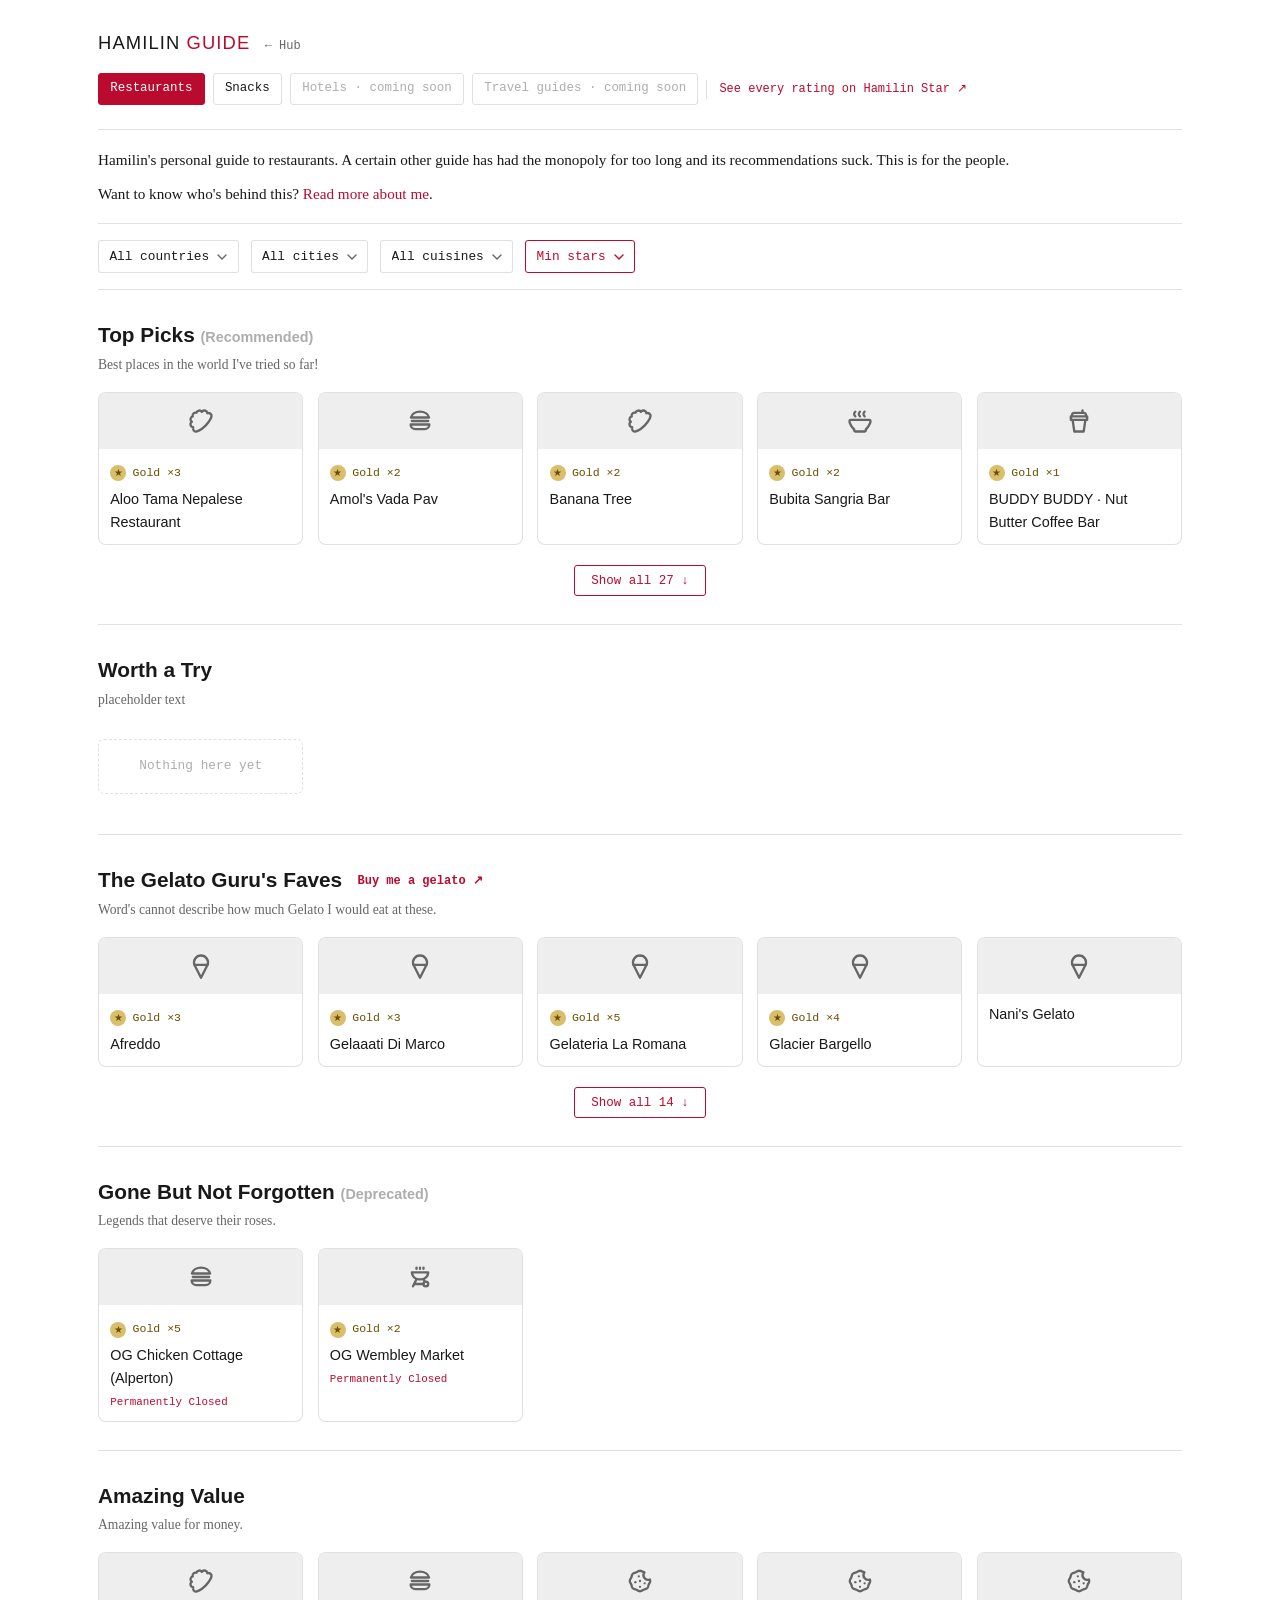
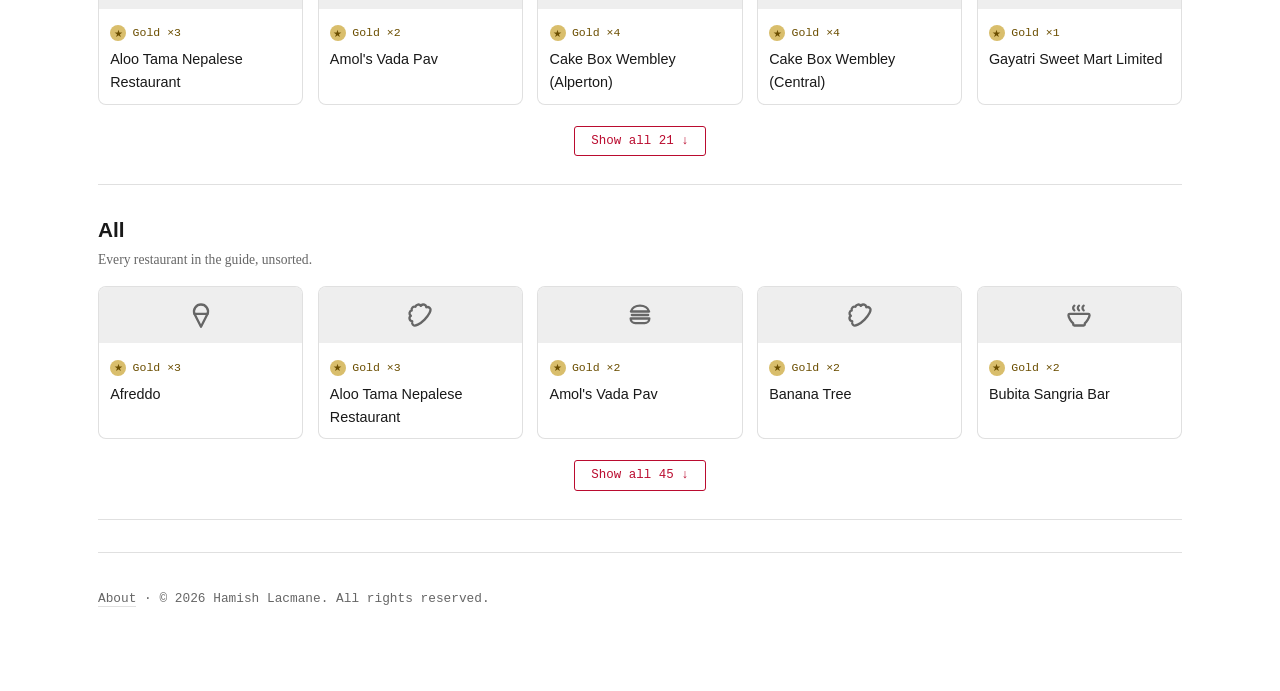
<file: index.html>
<!doctype html>
<html lang="en">
<head>
<meta charset="utf-8">
<meta name="viewport" content="width=device-width, initial-scale=1">
<title>Hamilin Guide</title>
<meta name="description" content="Hamilin's personal guide to restaurants. A certain other guide has had the monopoly for too long and its recommendations suck. This is for the people.">
<link rel="canonical" href="https://hamilinguide.com/">
<meta property="og:type" content="website">
<meta property="og:site_name" content="Hamilin Guide">
<meta property="og:title" content="Hamilin Guide">
<meta property="og:description" content="Hamilin's personal guide to restaurants. A certain other guide has had the monopoly for too long and its recommendations suck. This is for the people.">
<meta property="og:url" content="https://hamilinguide.com/">
<meta name="twitter:card" content="summary">
<meta name="twitter:title" content="Hamilin Guide">
<meta name="twitter:description" content="Hamilin's personal guide to restaurants. A certain other guide has had the monopoly for too long and its recommendations suck. This is for the people.">
<!-- Favicon: closed red book (📕) — nod to Michelin's own nickname, "The Red Guide".
     Undecided vs. open book (📖); may switch later. -->
<link rel="icon" href="data:image/svg+xml,<svg xmlns=%22http://www.w3.org/2000/svg%22 viewBox=%220 0 100 100%22><text y=%22.9em%22 font-size=%2290%22>%F0%9F%93%95</text></svg>">
<link rel="stylesheet" href="styles.css">
</head>
<body>
<div class="page">

  <h1 class="sr-only">Hamilin Guide — a personal, Michelin-styled guide to restaurants</h1>

  <header class="topbar">
    <div class="topbar-brand">
      <div class="wordmark display"><a href="/">Hamilin <span class="accent">Guide</span></a></div>
      <nav class="crumbs">
        <a class="hub-link" href="https://hamilin.com">Hub</a>
      </nav>
    </div>
    <div class="nav-pills">
      <span class="nav-pill active">Restaurants</span>
      <a class="nav-pill" href="/snacks/">Snacks</a>
      <span class="nav-pill soon">Hotels · coming soon</span>
      <span class="nav-pill soon">Travel guides · coming soon</span>
      <a class="nav-star-link" href="https://hamilinstar.com" target="_blank" rel="noopener">See every rating on Hamilin Star ↗</a>
    </div>
  </header>

  <section class="guide-intro">
    <p>Hamilin's personal guide to restaurants. A certain other guide has had the monopoly for too long and its recommendations suck. This is for the people.</p>
    <p>Want to know who's behind this? <a href="/about/">Read more about me</a>.</p>
  </section>

  <section class="guide-filters" aria-label="Filter restaurants">
    <div class="msel" id="msel-country">
      <button type="button" class="msel-btn mono" aria-haspopup="true" aria-expanded="false"><span class="msel-btn-label">All countries</span><span class="msel-btn-arrow"></span></button>
      <div class="msel-panel" hidden>
        <input type="text" class="msel-search mono" placeholder="Search…" aria-label="Search countries">
        <div class="msel-options"></div>
      </div>
    </div>
    <div class="msel" id="msel-city">
      <button type="button" class="msel-btn mono" aria-haspopup="true" aria-expanded="false"><span class="msel-btn-label">All cities</span><span class="msel-btn-arrow"></span></button>
      <div class="msel-panel" hidden>
        <input type="text" class="msel-search mono" placeholder="Search…" aria-label="Search cities">
        <div class="msel-options"></div>
      </div>
    </div>
    <div class="msel" id="msel-cuisine">
      <button type="button" class="msel-btn mono" aria-haspopup="true" aria-expanded="false"><span class="msel-btn-label">All cuisines</span><span class="msel-btn-arrow"></span></button>
      <div class="msel-panel" hidden>
        <input type="text" class="msel-search mono" placeholder="Search…" aria-label="Search cuisines">
        <div class="msel-options"></div>
      </div>
    </div>
    <button type="button" class="min-stars-toggle" id="min-stars-toggle">Min stars <span class="msel-btn-arrow"></span></button>
    <div class="min-stars-panel" id="min-stars-panel">
      <div class="min-stars-field"><label for="min-gold">Min gold</label><input type="number" id="min-gold" min="0" value="0"></div>
      <div class="min-stars-field"><label for="min-silver">Min silver</label><input type="number" id="min-silver" min="0" value="0"></div>
      <div class="min-stars-field"><label for="min-bronze">Min bronze</label><input type="number" id="min-bronze" min="0" value="0"></div>
      <div class="min-stars-field"><label for="min-total">Min total</label><input type="number" id="min-total" min="0" value="0"></div>
    </div>
  </section>

  <section class="guide-section">
    <h2>Top Picks <span style="color: var(--ink-muted); font-size: 0.9rem;">(Recommended)</span></h2>
    <p class="section-desc">Best places in the world I've tried so far!</p>
    <div class="card-grid" id="section-top_picks"></div>
  </section>

  <section class="guide-section">
    <h2>Worth a Try</h2>
    <p class="section-desc"><!-- TODO(Hamish): description for Worth a Try --> placeholder text</p>
    <div class="card-grid" id="section-worth_a_try"></div>
  </section>

  <section class="guide-section">
    <h2>The Gelato Guru's Faves <a class="support-link" href="https://buymeacoffee.com/hamilingui6" target="_blank" rel="noopener">Buy me a gelato ↗</a></h2>
    <p class="section-desc">Word's cannot describe how much Gelato I would eat at these.</p>
    <div class="card-grid" id="section-gelato_guru"></div>
  </section>

  <section class="guide-section">
    <h2>Gone But Not Forgotten <span style="color: var(--ink-muted); font-size: 0.9rem;">(Deprecated)</span></h2>
    <p class="section-desc">Legends that deserve their roses.</p>
    <div class="card-grid" id="section-gone_but_not_forgotten"></div>
  </section>

  <section class="guide-section">
    <h2>Amazing Value</h2>
    <p class="section-desc">Amazing value for money.</p>
    <div class="card-grid" id="section-amazing_value"></div>
  </section>

  <!-- Overrated: hidden on the homepage for now, per Hamish 2026-08-18 —
       the category, its 26 tagged restaurants, and its exclusion from the
       All section are all still real/wired, just not shown here yet.
       Remove `hidden` to bring it back. -->
  <section class="guide-section" hidden>
    <h2>Overrated</h2>
    <p class="section-desc">self-explanatory.</p>
    <div class="card-grid" id="section-overrated"></div>
  </section>

  <section class="guide-section">
    <h2>All</h2>
    <p class="section-desc">Every restaurant in the guide, unsorted.</p>
    <div class="card-grid" id="section-all"></div>
  </section>

  <footer>
    <p class="mono"><a href="/about/">About</a> · © 2026 Hamish Lacmane. All rights reserved.</p>
  </footer>

</div>

<div class="guide-modal-backdrop" id="modal-backdrop">
  <div class="guide-modal" role="dialog" aria-modal="true" aria-labelledby="modal-name">
    <div class="guide-modal-photo" id="modal-photo">no photo yet</div>
    <div class="guide-modal-body">
      <button type="button" class="guide-modal-close" id="modal-close" aria-label="Close">✕</button>
      <p class="guide-modal-name" id="modal-name"></p>
      <p class="guide-modal-loc" id="modal-loc"></p>
      <p class="guide-modal-status" id="modal-status" hidden></p>
      <div class="guide-modal-categories" id="modal-category" hidden></div>
      <div class="guide-modal-comment" id="modal-comment"></div>
      <div class="dish-list" id="modal-dishes"></div>
      <div class="guide-modal-tags" id="modal-tags"></div>
      <a class="guide-modal-maps" id="modal-maps" href="#" target="_blank" rel="noopener" hidden><svg xmlns="http://www.w3.org/2000/svg" width="14" height="14" viewBox="0 0 24 24" fill="none" stroke="currentColor" stroke-width="2" stroke-linecap="round" stroke-linejoin="round"><path d="M9 11a3 3 0 1 0 6 0a3 3 0 0 0 -6 0" /><path d="M12.02 21.485a1.996 1.996 0 0 1 -1.433 -.585l-4.244 -4.243a8 8 0 1 1 13.403 -3.651" /><path d="M16 22l5 -5" /><path d="M21 21.5v-4.5h-4.5" /></svg> View on Google Maps ↗</a>
      <p class="guide-modal-maps" id="modal-maps-none" style="color: var(--ink-muted);" hidden>No map link yet</p>
      <a class="guide-modal-maps" id="modal-star-link" href="#" target="_blank" rel="noopener" style="display: block; margin-top: 0.35rem;">See all ratings for this restaurant on Hamilin Star ↗</a>
    </div>
  </div>
</div>

<script>
(async function () {
  const SECTIONS = [
    { key: 'top_picks', el: 'section-top_picks' },
    { key: 'worth_a_try', el: 'section-worth_a_try' },
    { key: 'gelato_guru', el: 'section-gelato_guru' },
    { key: 'gone_but_not_forgotten', el: 'section-gone_but_not_forgotten' },
    { key: 'amazing_value', el: 'section-amazing_value' },
    { key: 'overrated', el: 'section-overrated' }
  ];
  const TIER_ORDER = ['Gold', 'Silver', 'Bronze', 'No Star'];
  const TIER_STYLE = {
    'Gold': { dot: 'var(--gold-bg)', dotInk: 'var(--gold-ink)', tint: 'var(--gold-tint)', ink: 'var(--gold-ink)' },
    'Silver': { dot: 'var(--silver-bg)', dotInk: 'var(--silver-ink)', tint: 'var(--silver-tint)', ink: 'var(--silver-ink)' },
    'Bronze': { dot: 'var(--bronze-bg)', dotInk: 'var(--bronze-ink)', tint: 'var(--bronze-tint)', ink: 'var(--bronze-ink)' },
    'No Star': { dot: 'var(--nostar-bg)', dotInk: 'var(--nostar-ink)', tint: 'var(--nostar-tint)', ink: 'var(--nostar-ink)' }
  };
  const CATEGORY_LABEL = {
    top_picks: 'Top Picks',
    worth_a_try: 'Worth a Try',
    gelato_guru: "The Gelato Guru's Faves",
    gone_but_not_forgotten: 'Gone But Not Forgotten',
    amazing_value: 'Amazing Value',
    overrated: 'Overrated'
  };

  // Per-restaurant icon (from hamilin-star-db's rule-derived `icon` column,
  // added 2026-08-16 — see hamilin-star-db/CLAUDE.md) — replaces the
  // "no photo yet" placeholder wherever a restaurant has one assigned.
  // Path data is Tabler Icons (tabler.io/icons, MIT licensed), outline set,
  // inlined directly rather than pulling in an external font/CDN, matching
  // the same technique already used for this site's favicon.
  const ICON_PATHS = {
    'ice-cream-2': ['M17.657 11a6 6 0 1 0 -11.315 0', 'M6.342 11l5.658 11l5.657 -11l-11.315 0'],
    'burger': ['M4 15h16a4 4 0 0 1 -4 4h-8a4 4 0 0 1 -4 -4', 'M12 4c3.783 0 6.953 2.133 7.786 5h-15.572c.833 -2.867 4.003 -5 7.786 -5', 'M5 12h14'],
    'cup': ['M5 11h14v-3h-14l0 3', 'M17.5 11l-1.5 10h-8l-1.5 -10', 'M6 8v-1a2 2 0 0 1 2 -2h8a2 2 0 0 1 2 2v1', 'M15 5v-2'],
    'dumpling': ['M5.532 5.532a2.53 2.53 0 0 1 2.56 -.623a2.532 2.532 0 0 1 4.604 -.717q .146 -.24 .356 -.45a2.532 2.532 0 0 1 4.318 1.637a2.53 2.53 0 0 1 2.844 .511l.358 .358c1.384 1.385 -.7 5.713 -4.655 9.669c-3.956 3.955 -8.284 6.04 -9.669 4.655l-.358 -.358l-.114 -.122a2.53 2.53 0 0 1 -.398 -2.724a2.532 2.532 0 0 1 -1.186 -4.675a2.532 2.532 0 0 1 .718 -4.603a2.53 2.53 0 0 1 .622 -2.558'],
    'fish': ['M16.69 7.44a6.973 6.973 0 0 0 -1.69 4.56c0 1.747 .64 3.345 1.699 4.571', 'M2 9.504c7.715 8.647 14.75 10.265 20 2.498c-5.25 -7.761 -12.285 -6.142 -20 2.504', 'M18 11v.01', 'M11.5 10.5c-.667 1 -.667 2 0 3'],
    'carrot': ['M3 21s9.834 -3.489 12.684 -6.34a4.487 4.487 0 0 0 0 -6.344a4.483 4.483 0 0 0 -6.342 0c-2.86 2.861 -6.347 12.689 -6.347 12.689l.005 -.005', 'M9 13l-1.5 -1.5', 'M16 14l-2 -2', 'M22 8s-1.14 -2 -3 -2c-1.406 0 -3 2 -3 2s1.14 2 3 2s3 -2 3 -2', 'M16 2s-2 1.14 -2 3s2 3 2 3s2 -1.577 2 -3c0 -1.86 -2 -3 -2 -3'],
    'cookie': ['M8 13v.01', 'M12 17v.01', 'M12 12v.01', 'M16 14v.01', 'M11 8v.01', 'M13.148 3.476l2.667 1.104a4 4 0 0 0 4.656 6.14l.053 .132a3 3 0 0 1 0 2.296q -.745 1.18 -1.024 1.852q -.283 .684 -.66 2.216a3 3 0 0 1 -1.624 1.623q -1.572 .394 -2.216 .661q -.712 .295 -1.852 1.024a3 3 0 0 1 -2.296 0q -1.203 -.754 -1.852 -1.024q -.707 -.292 -2.216 -.66a3 3 0 0 1 -1.623 -1.624q -.397 -1.577 -.661 -2.216q -.298 -.718 -1.024 -1.852a3 3 0 0 1 0 -2.296q .719 -1.116 1.024 -1.852q .257 -.62 .66 -2.216a3 3 0 0 1 1.624 -1.623q 1.547 -.384 2.216 -.661q .687 -.285 1.852 -1.024a3 3 0 0 1 2.296 0'],
    'grill': ['M19 8h-14a6 6 0 0 0 6 6h2a6 6 0 0 0 6 -5.775l0 -.225', 'M17 20a2 2 0 1 1 0 -4a2 2 0 0 1 0 4', 'M15 14l1 2', 'M9 14l-3 6', 'M15 18h-8', 'M15 5v-1', 'M12 5v-1', 'M9 5v-1'],
    'soup': ['M4 11h16a1 1 0 0 1 1 1v.5c0 1.5 -2.517 5.573 -4 6.5v1a1 1 0 0 1 -1 1h-8a1 1 0 0 1 -1 -1v-1c-1.687 -1.054 -4 -5 -4 -6.5v-.5a1 1 0 0 1 1 -1', 'M12 4a2.4 2.4 0 0 0 -1 2a2.4 2.4 0 0 0 1 2', 'M16 4a2.4 2.4 0 0 0 -1 2a2.4 2.4 0 0 0 1 2', 'M8 4a2.4 2.4 0 0 0 -1 2a2.4 2.4 0 0 0 1 2']
  };

  function iconOrPlaceholder(iconName) {
    const paths = ICON_PATHS[iconName];
    if (!paths) return 'no photo yet';
    const pathTags = paths.map(d => `<path d="${d}" />`).join('');
    return `<svg class="rphoto-icon" viewBox="0 0 24 24" fill="none" stroke="currentColor" stroke-width="2" stroke-linecap="round" stroke-linejoin="round">${pathTags}</svg>`;
  }

  function escapeHtml(s) {
    return String(s).replace(/[&<>"']/g, c => ({ '&': '&amp;', '<': '&lt;', '>': '&gt;', '"': '&quot;', "'": '&#39;' }[c]));
  }

  // Markdown-lite for Hamish's per-restaurant "Guide Comment" (added
  // 2026-08-30) — deliberately a small hand-rolled subset, not a real
  // Markdown library (matches the site's zero-dependency approach): blank
  // line = new paragraph, single newline = line break within one, "- "
  // lines = a bullet list, **bold**, *italic*/_italic_. Escapes first,
  // then only ever re-introduces the exact tags below - safe against
  // anything Hamish types.
  function inlineMarkdown(s) {
    return s
      .replace(/\*\*(.+?)\*\*/g, '<strong>$1</strong>')
      .replace(/(?:^|(?<=\s))\*(\S(?:.*?\S)?)\*(?=\s|$)/g, '<em>$1</em>')
      .replace(/_(.+?)_/g, '<em>$1</em>');
  }
  function renderCommentMarkdown(raw) {
    if (!raw) return '';
    const blocks = escapeHtml(raw).split(/\n\s*\n/);
    return blocks.map(block => {
      const lines = block.split('\n').filter(l => l.length);
      // A block can mix a leading line or two of plain text with a list
      // right underneath, no blank line needed in between (e.g. "Try
      // this:\n- one\n- two") - group into runs rather than requiring
      // the whole block to be one or the other.
      let html = '', para = [], items = [];
      const flushPara = () => { if (para.length) { html += `<p>${para.map(inlineMarkdown).join('<br>')}</p>`; para = []; } };
      const flushList = () => { if (items.length) { html += `<ul>${items.map(i => `<li>${inlineMarkdown(i)}</li>`).join('')}</ul>`; items = []; } };
      for (const line of lines) {
        const m = line.match(/^\s*-\s+(.*)$/);
        if (m) { flushPara(); items.push(m[1]); }
        else { flushList(); para.push(line); }
      }
      flushPara();
      flushList();
      return html;
    }).join('');
  }

  function dominantTier(dishes) {
    for (const tier of TIER_ORDER) {
      const count = dishes.filter(d => d.tier === tier).length;
      if (count > 0) return { tier, count };
    }
    return null;
  }

  // ---- Multi-select dropdown widget (search box + checkbox list) ----
  // Replaces the plain Country/City/Cuisine <select>s (2026-08-30,
  // requested by Hamish, same change made to HamilinStar) — a restaurant
  // now matches if it has ANY of the selected values in a given field,
  // and all filled-in fields are AND'd together, same convention as the
  // min-star fields already use.
  const MULTISELECT_REGISTRY = [];
  function createMultiSelect(root, { options, allLabel, search = true, onChange }) {
    const btn = root.querySelector('.msel-btn');
    const panel = root.querySelector('.msel-panel');
    const btnLabel = root.querySelector('.msel-btn-label');
    const searchEl = root.querySelector('.msel-search');
    const optionsEl = root.querySelector('.msel-options');
    let allOptions = options; // [{value,label}]
    const selected = new Set();

    function renderOptions(filterText) {
      const q = (filterText || '').toLowerCase();
      const shown = q ? allOptions.filter(o => o.label.toLowerCase().includes(q)) : allOptions;
      optionsEl.innerHTML = shown.length ? shown.map(o => `
        <label class="msel-option">
          <input type="checkbox" value="${escapeHtml(o.value)}" ${selected.has(o.value) ? 'checked' : ''}>
          <span>${escapeHtml(o.label)}</span>
        </label>`).join('') : `<p class="msel-empty">No matches</p>`;
    }

    function updateLabel() {
      if (selected.size === 0) btnLabel.textContent = allLabel;
      else if (selected.size === 1) btnLabel.textContent = allOptions.find(o => o.value === [...selected][0])?.label || [...selected][0];
      else btnLabel.textContent = `${selected.size} selected`;
      btn.classList.toggle('msel-active', selected.size > 0);
    }

    function close() {
      panel.hidden = true;
      btn.setAttribute('aria-expanded', 'false');
    }
    function open() {
      MULTISELECT_REGISTRY.forEach(m => { if (m !== api) m.close(); });
      panel.hidden = false;
      btn.setAttribute('aria-expanded', 'true');
      if (searchEl) { searchEl.value = ''; searchEl.focus(); }
      renderOptions('');
    }

    btn.addEventListener('click', (e) => {
      e.stopPropagation();
      panel.hidden ? open() : close();
    });
    if (searchEl) searchEl.addEventListener('input', () => renderOptions(searchEl.value));
    optionsEl.addEventListener('change', (e) => {
      if (!e.target.matches('input[type="checkbox"]')) return;
      const v = e.target.value;
      if (e.target.checked) selected.add(v); else selected.delete(v);
      updateLabel();
      onChange([...selected]);
    });
    document.addEventListener('click', (e) => { if (!root.contains(e.target)) close(); });
    document.addEventListener('keydown', (e) => { if (e.key === 'Escape') close(); });

    updateLabel();
    renderOptions('');
    const api = { getSelected: () => [...selected], close };
    MULTISELECT_REGISTRY.push(api);
    return api;
  }

  const els = {
    minGold: document.getElementById('min-gold'),
    minSilver: document.getElementById('min-silver'),
    minBronze: document.getElementById('min-bronze'),
    minTotal: document.getElementById('min-total'),
    toggle: document.getElementById('min-stars-toggle'),
    panel: document.getElementById('min-stars-panel')
  };

  els.toggle.addEventListener('click', () => els.panel.classList.toggle('open'));

  let data = [];
  try {
    // no-store: this file gets regenerated/redeployed often (a manual
    // Postgres export, not a versioned asset), and plain static-file
    // servers send no Cache-Control — without this, browsers can serve
    // a stale copy for a while after a real update. Confirmed 2026-08-16
    // against the local dev preview server specifically.
    const res = await fetch('data/guide.json', { cache: 'no-store' });
    data = await res.json();
  } catch (err) {
    document.querySelectorAll('.card-grid').forEach(g => {
      g.outerHTML = `<p class="section-empty">Couldn't load guide data (${escapeHtml(err.message)}).</p>`;
    });
    return;
  }

  const asOptions = values => values.map(v => ({ value: v, label: v }));
  els.country = createMultiSelect(document.getElementById('msel-country'), {
    options: asOptions([...new Set(data.map(r => r.country).filter(Boolean))].sort()),
    allLabel: 'All countries', onChange: () => render()
  });
  els.city = createMultiSelect(document.getElementById('msel-city'), {
    options: asOptions([...new Set(data.map(r => r.city).filter(Boolean))].sort()),
    allLabel: 'All cities', onChange: () => render()
  });
  els.cuisine = createMultiSelect(document.getElementById('msel-cuisine'), {
    options: asOptions([...new Set(data.flatMap(r => r.cuisine_tags || []))].sort()),
    allLabel: 'All cuisines', onChange: () => render()
  });

  function tierCounts(dishes) {
    const c = { Gold: 0, Silver: 0, Bronze: 0 };
    for (const d of dishes) if (c[d.tier] !== undefined) c[d.tier]++;
    c.total = c.Gold + c.Silver + c.Bronze;
    return c;
  }

  function matchesFilters(r) {
    const countries = els.country.getSelected();
    const cities = els.city.getSelected();
    const cuisines = els.cuisine.getSelected();
    if (countries.length && !countries.includes(r.country)) return false;
    if (cities.length && !cities.includes(r.city)) return false;
    if (cuisines.length && !cuisines.some(c => (r.cuisine_tags || []).includes(c))) return false;
    const c = tierCounts(r.dishes || []);
    if (c.Gold < (+els.minGold.value || 0)) return false;
    if (c.Silver < (+els.minSilver.value || 0)) return false;
    if (c.Bronze < (+els.minBronze.value || 0)) return false;
    if (c.total < (+els.minTotal.value || 0)) return false;
    return true;
  }

  function cardHtml(r, sectionKey) {
    const dom = dominantTier(r.dishes || []);
    // No Star, same as the modal dish-row and the Overrated badge: plain
    // transparent/hairline/ink-soft treatment, not a solid tier colour —
    // was still using TIER_STYLE's solid dusty-pink dot here, inconsistent
    // with the rest of the site. Fixed 2026-08-18.
    const badge = dom
      ? (dom.tier === 'No Star'
        ? `<div class="star-badge"><span class="dot no-star">★</span><span class="count" style="color:var(--ink-soft);">${escapeHtml(dom.tier)} ×${dom.count}</span></div>`
        : `<div class="star-badge"><span class="dot" style="background:${TIER_STYLE[dom.tier].dot}; color:${TIER_STYLE[dom.tier].dotInk};">★</span><span class="count" style="color:${TIER_STYLE[dom.tier].dotInk};">${escapeHtml(dom.tier)} ×${dom.count}</span></div>`)
      : '';
    const status = r.restaurant_status === 'Permanently Closed'
      ? `<div class="rcard-status">Permanently Closed</div>` : '';
    return `<button type="button" class="rcard" data-name="${escapeHtml(r.name)}" data-section="${escapeHtml(sectionKey)}">
      <div class="rcard-photo">${iconOrPlaceholder(r.icon)}</div>
      <div class="rcard-body">
        ${badge}
        <div class="rcard-name">${escapeHtml(r.name)}</div>
        ${status}
      </div>
    </button>`;
  }

  // Each section shows at most this many cards until expanded — keeps a
  // category with dozens of entries from turning the homepage into an
  // endless scroll (requested 2026-08-14).
  const CARD_LIMIT = 5;
  const expandedSections = new Set();

  function toggleSection(key) {
    if (expandedSections.has(key)) expandedSections.delete(key);
    else expandedSections.add(key);
    render();
  }

  function renderSection(el, rows, key) {
    if (!rows.length) {
      el.innerHTML = `<p class="section-empty">Nothing here yet</p>`;
      return;
    }
    const isExpanded = expandedSections.has(key);
    const shown = isExpanded ? rows : rows.slice(0, CARD_LIMIT);
    let html = shown.map(r => cardHtml(r, key)).join('');
    if (rows.length > CARD_LIMIT) {
      const label = isExpanded ? 'Show fewer' : `Show all ${rows.length} ↓`;
      html += `<button type="button" class="section-toggle" data-section="${key}">${label}</button>`;
    }
    el.innerHTML = html;
  }

  function render() {
    for (const s of SECTIONS) {
      const el = document.getElementById(s.el);
      const rows = data.filter(r => (r.categories || []).includes(s.key) && matchesFilters(r));
      renderSection(el, rows, s.key);
    }
    // "All" = every restaurant with at least one Guide category (in
    // practice this is already every restaurant in `data`, since
    // export_guide.sql only ever includes restaurants that have one —
    // the explicit check here just makes that intent visible in code,
    // not a real filter against anything broader). Overrated restaurants
    // are deliberately excluded here regardless of any other category
    // they also carry (added 2026-08-18, per Hamish's explicit request) —
    // they're places to avoid, not part of the general curated list.
    const allEl = document.getElementById('section-all');
    const allRows = data.filter(r => (r.categories || []).length > 0
      && !(r.categories || []).includes('overrated')
      && matchesFilters(r));
    renderSection(allEl, allRows, 'all');
    document.querySelectorAll('.rcard').forEach(btn => {
      btn.addEventListener('click', () => openModal(btn.dataset.name, btn.dataset.section));
    });
    document.querySelectorAll('.section-toggle').forEach(btn => {
      btn.addEventListener('click', () => toggleSection(btn.dataset.section));
    });
  }

  for (const el of [els.minGold, els.minSilver, els.minBronze, els.minTotal]) {
    el.addEventListener('input', render);
    el.addEventListener('change', render);
  }

  const modal = {
    backdrop: document.getElementById('modal-backdrop'),
    photo: document.getElementById('modal-photo'),
    name: document.getElementById('modal-name'),
    loc: document.getElementById('modal-loc'),
    status: document.getElementById('modal-status'),
    category: document.getElementById('modal-category'),
    dishes: document.getElementById('modal-dishes'),
    comment: document.getElementById('modal-comment'),
    tags: document.getElementById('modal-tags'),
    maps: document.getElementById('modal-maps'),
    mapsNone: document.getElementById('modal-maps-none'),
    starLink: document.getElementById('modal-star-link')
  };

  function openModal(name, sectionKey) {
    const r = data.find(x => x.name === name);
    if (!r) return;
    modal.photo.innerHTML = iconOrPlaceholder(r.icon);
    modal.name.textContent = r.name;
    // Cuisine tags dropped from this line 2026-08-30, per Hamish - they're
    // already shown as their own chips further down (modal.tags), showing
    // both was redundant.
    modal.loc.textContent = [r.location_name, r.city, r.country].filter(Boolean).join(', ');
    if (r.restaurant_status === 'Permanently Closed') {
      modal.status.textContent = 'Permanently closed';
      modal.status.hidden = false;
    } else {
      modal.status.hidden = true;
    }
    // Show every category the restaurant actually carries (2026-08-30,
    // requested after the single-badge version below was fixed to at
    // least pick the right one but still hid the rest) - whichever
    // section's card was clicked goes first, the others follow. "desserts"
    // (added 2026-08-14) still has no section built, so it's excluded here
    // same as before rather than showing a badge with no matching section.
    const cats = (r.categories || []).filter(c => CATEGORY_LABEL[c]);
    const ordered = (sectionKey && cats.includes(sectionKey))
      ? [sectionKey, ...cats.filter(c => c !== sectionKey)]
      : cats;
    if (ordered.length) {
      modal.category.innerHTML = ordered.map(c =>
        `<span class="guide-modal-category cat-${c}">${escapeHtml(CATEGORY_LABEL[c])}</span>`
      ).join('');
      modal.category.hidden = false;
    } else {
      modal.category.hidden = true;
    }
    modal.dishes.innerHTML = (r.dishes || []).map(d => {
      // "No Star" reads as "not endorsed", not another tier colour — plain
      // transparent/outline treatment (.no-star in styles.css) rather than
      // a tinted background, per Hamish's explicit preference 2026-08-16.
      if (d.tier === 'No Star') {
        return `<div class="dish-row no-star">${escapeHtml(d.tier)} — ${escapeHtml(d.name)}</div>`;
      }
      const style = TIER_STYLE[d.tier] || TIER_STYLE['No Star'];
      return `<div class="dish-row" style="background:${style.tint}; color:${style.ink};">${escapeHtml(d.tier)} — ${escapeHtml(d.name)}</div>`;
    }).join('');
    // Real "Guide Comment" data since 2026-08-30 (hamilin-star-db's
    // guide_comments.sql) — rendered through the markdown-lite parser
    // above. Restaurants with none yet keep the literal placeholder, per
    // the site's "content is placeholder" rule.
    modal.comment.innerHTML = r.comment
      ? renderCommentMarkdown(r.comment)
      : '<p><!-- TODO(Hamish): your comment about this place --> placeholder text</p>';
    modal.tags.innerHTML = (r.cuisine_tags && r.cuisine_tags.length)
      ? r.cuisine_tags.map(t => `<span>${escapeHtml(t)}</span>`).join('')
      : '<span><!-- TODO --> placeholder tag</span>';
    if (r.gmaps_url) {
      modal.maps.href = r.gmaps_url;
      modal.maps.hidden = false;
      modal.mapsNone.hidden = true;
    } else {
      modal.maps.hidden = true;
      modal.mapsNone.hidden = false;
    }
    modal.starLink.href = 'https://hamilinstar.com/stars.html?restaurant=' + encodeURIComponent(r.name);
    modal.backdrop.classList.add('open');
  }

  function closeModal() { modal.backdrop.classList.remove('open'); }
  document.getElementById('modal-close').addEventListener('click', closeModal);
  modal.backdrop.addEventListener('click', e => { if (e.target === modal.backdrop) closeModal(); });
  document.addEventListener('keydown', e => { if (e.key === 'Escape') closeModal(); });

  render();
})();
</script>

</body>
</html>
</file>
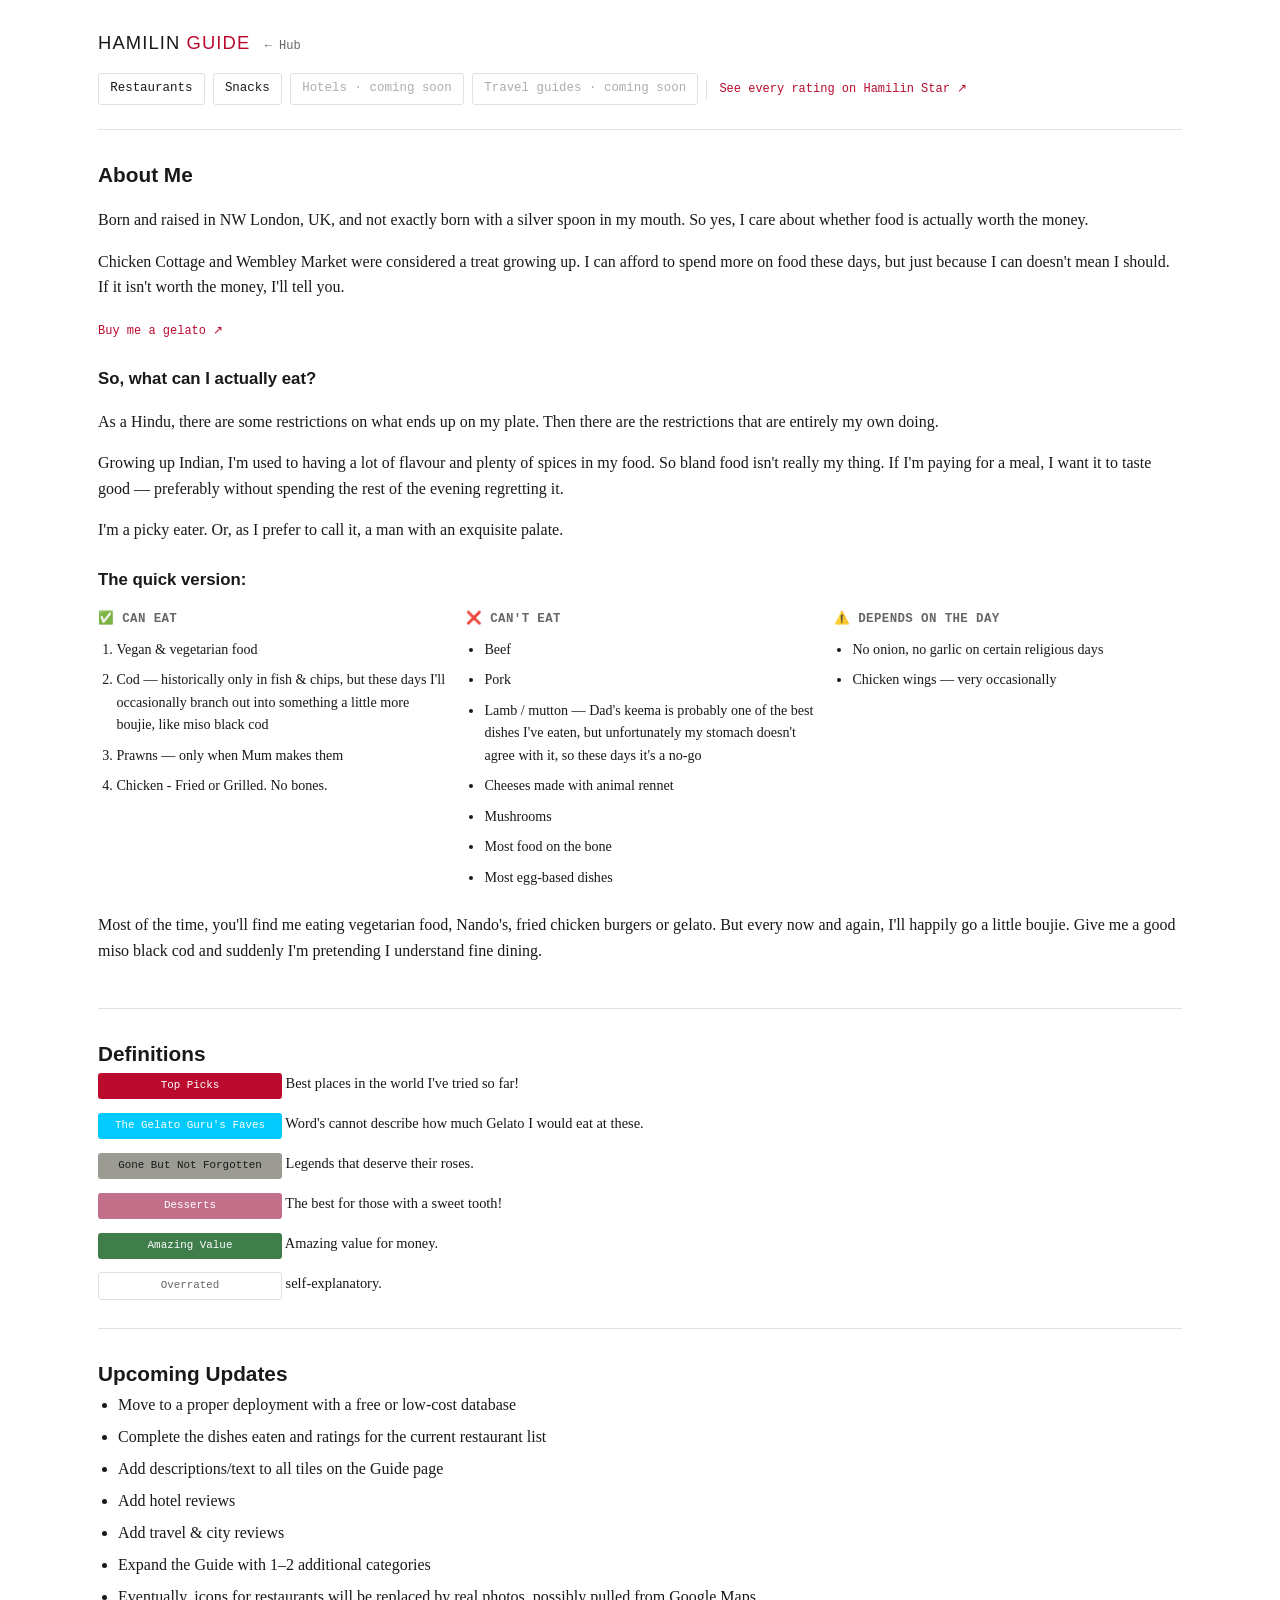
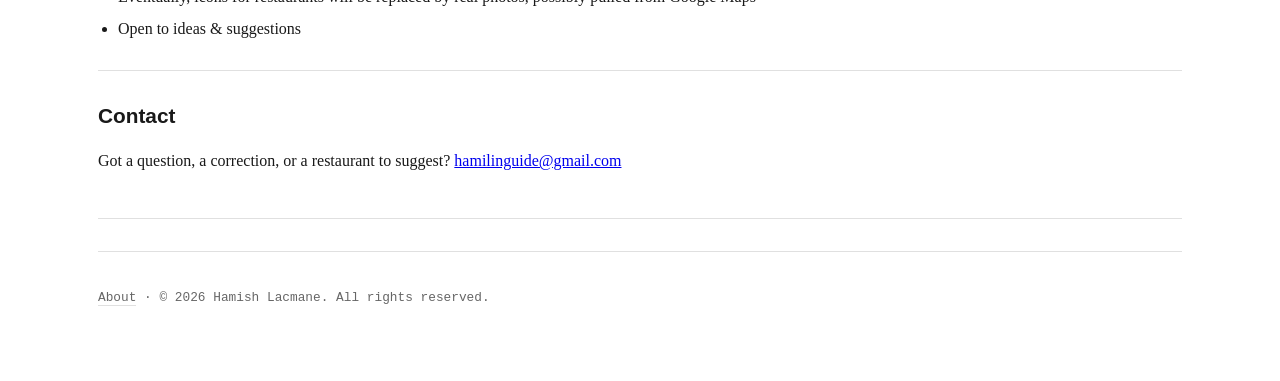
<file: about/index.html>
<!doctype html>
<html lang="en">
<head>
<meta charset="utf-8">
<meta name="viewport" content="width=device-width, initial-scale=1">
<title>About — Hamilin Guide</title>
<meta name="description" content="About Hamilin Guide.">
<link rel="canonical" href="https://hamilinguide.com/about/">
<!-- Favicon: closed red book (📕) — nod to Michelin's own nickname, "The Red Guide".
     Undecided vs. open book (📖); may switch later. -->
<link rel="icon" href="data:image/svg+xml,<svg xmlns=%22http://www.w3.org/2000/svg%22 viewBox=%220 0 100 100%22><text y=%22.9em%22 font-size=%2290%22>%F0%9F%93%95</text></svg>">
<link rel="stylesheet" href="../styles.css">
</head>
<body>
<div class="page">

  <h1 class="sr-only">About Hamilin Guide</h1>

  <header class="topbar">
    <div class="topbar-brand">
      <div class="wordmark display"><a href="/">Hamilin <span class="accent">Guide</span></a></div>
      <nav class="crumbs">
        <a class="hub-link" href="https://hamilin.com">Hub</a>
      </nav>
    </div>
    <div class="nav-pills">
      <a class="nav-pill" href="/">Restaurants</a>
      <a class="nav-pill" href="/snacks/">Snacks</a>
      <span class="nav-pill soon">Hotels · coming soon</span>
      <span class="nav-pill soon">Travel guides · coming soon</span>
      <a class="nav-star-link" href="https://hamilinstar.com" target="_blank" rel="noopener">See every rating on Hamilin Star ↗</a>
    </div>
  </header>

  <section class="guide-section">
    <h2>About Me</h2>
    <p>Born and raised in NW London, UK, and not exactly born with a silver spoon in my mouth. So yes, I care about whether food is actually worth the money.</p>
    <p>Chicken Cottage and Wembley Market were considered a treat growing up. I can afford to spend more on food these days, but just because I can doesn't mean I should. If it isn't worth the money, I'll tell you.</p>
    <a class="support-link" href="https://buymeacoffee.com/hamilingui6" target="_blank" rel="noopener">Buy me a gelato ↗</a>

    <h3>So, what can I actually eat?</h3>
    <p>As a Hindu, there are some restrictions on what ends up on my plate. Then there are the restrictions that are entirely my own doing.</p>
    <p>Growing up Indian, I'm used to having a lot of flavour and plenty of spices in my food. So bland food isn't really my thing. If I'm paying for a meal, I want it to taste good — preferably without spending the rest of the evening regretting it.</p>
    <p>I'm a picky eater. Or, as I prefer to call it, a man with an exquisite palate.</p>

    <h3>The quick version:</h3>
    <div class="eat-lists">
      <div class="eat-list eat-can">
        <h4>✅ Can eat</h4>
        <ol>
          <li>Vegan &amp; vegetarian food</li>
          <li>Cod — historically only in fish &amp; chips, but these days I'll occasionally branch out into something a little more boujie, like miso black cod</li>
          <li>Prawns — only when Mum makes them</li>
          <li>Chicken - Fried or Grilled. No bones.</li>
        </ol>
      </div>
      <div class="eat-list eat-cannot">
        <h4>❌ Can't eat</h4>
        <ul>
          <li>Beef</li>
          <li>Pork</li>
          <li>Lamb / mutton — Dad's keema is probably one of the best dishes I've eaten, but unfortunately my stomach doesn't agree with it, so these days it's a no-go</li>
          <li>Cheeses made with animal rennet</li>
          <li>Mushrooms</li>
          <li>Most food on the bone</li>
          <li>Most egg-based dishes</li>
        </ul>
      </div>
      <div class="eat-list eat-depends">
        <h4>⚠️ Depends on the day</h4>
        <ul>
          <li>No onion, no garlic on certain religious days</li>
          <li>Chicken wings — very occasionally</li>
        </ul>
      </div>
    </div>

    <p>Most of the time, you'll find me eating vegetarian food, Nando's, fried chicken burgers or gelato. But every now and again, I'll happily go a little boujie. Give me a good miso black cod and suddenly I'm pretending I understand fine dining.</p>
  </section>

  <section class="guide-section">
    <h2>Definitions</h2>
    <!-- TODO(Hamish): real definitions for each guide category — flagged in the placeholder text below, ask if any of these aren't clear -->
    <div class="category-defs">
      <div class="category-def">
        <span class="guide-modal-category cat-top_picks">Top Picks</span> Best places in the world I've tried so far!
      </div>
      <div class="category-def">
        <span class="guide-modal-category cat-gelato_guru">The Gelato Guru's Faves</span> Word's cannot describe how much Gelato I would eat at these.
      </div>
      <div class="category-def">
        <span class="guide-modal-category cat-gone_but_not_forgotten">Gone But Not Forgotten</span> Legends that deserve their roses.
      </div>
      <div class="category-def">
        <span class="guide-modal-category cat-desserts">Desserts</span> The best for those with a sweet tooth!
      </div>
      <div class="category-def">
        <span class="guide-modal-category cat-amazing_value">Amazing Value</span> Amazing value for money.
      </div>
      <div class="category-def">
        <span class="guide-modal-category cat-overrated">Overrated</span> self-explanatory.
      </div>
    </div>
  </section>

  <section class="guide-section">
    <h2>Upcoming Updates</h2>
    <ul class="upcoming-list">
      <li>Move to a proper deployment with a free or low-cost database</li>
      <li>Complete the dishes eaten and ratings for the current restaurant list</li>
      <li>Add descriptions/text to all tiles on the Guide page</li>
      <li>Add hotel reviews</li>
      <li>Add travel &amp; city reviews</li>
      <li>Expand the Guide with 1–2 additional categories</li>
      <li>Eventually, icons for restaurants will be replaced by real photos, possibly pulled from Google Maps</li>
      <li>Open to ideas &amp; suggestions</li>
    </ul>
  </section>

  <section class="guide-section">
    <h2>Contact</h2>
    <p>Got a question, a correction, or a restaurant to suggest? <a href="mailto:hamilinguide@gmail.com">hamilinguide@gmail.com</a></p>
  </section>

  <footer>
    <p class="mono"><a href="/about/">About</a> · © 2026 Hamish Lacmane. All rights reserved.</p>
  </footer>

</div>
</body>
</html>
</file>
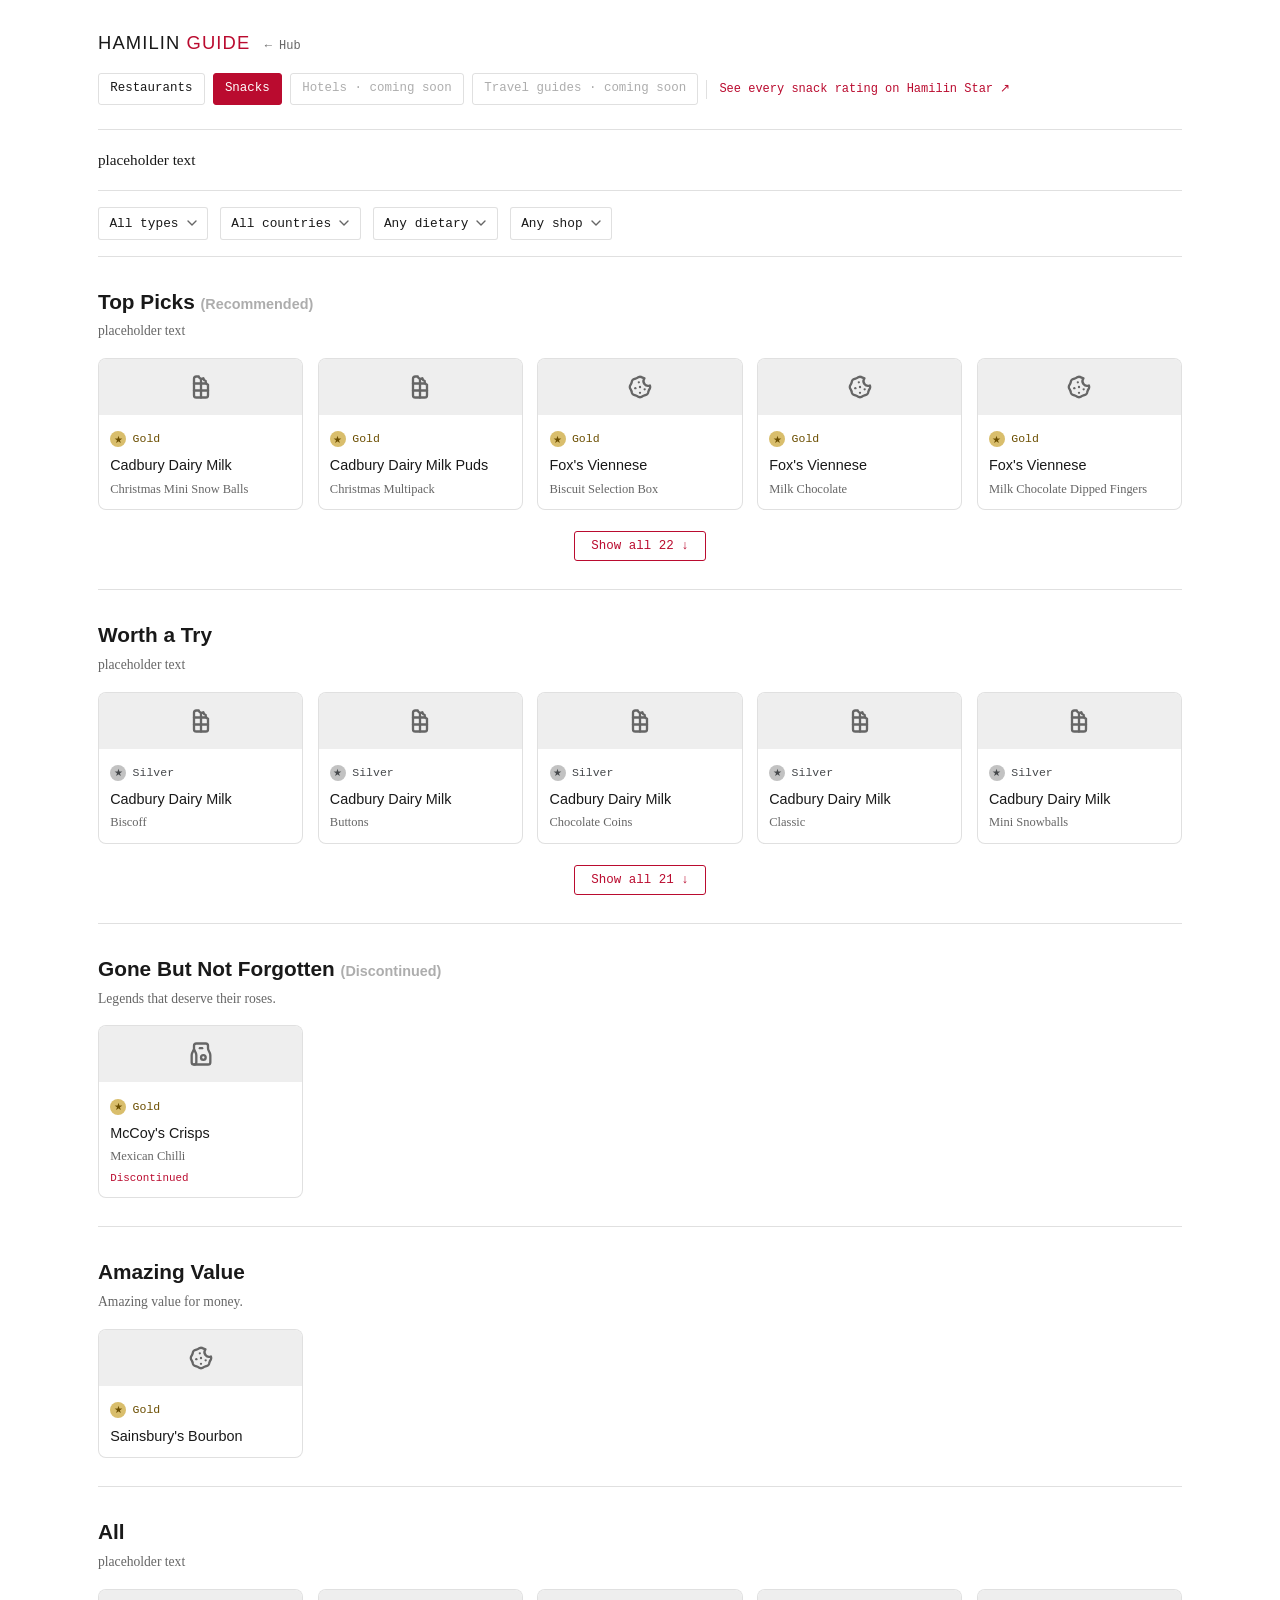
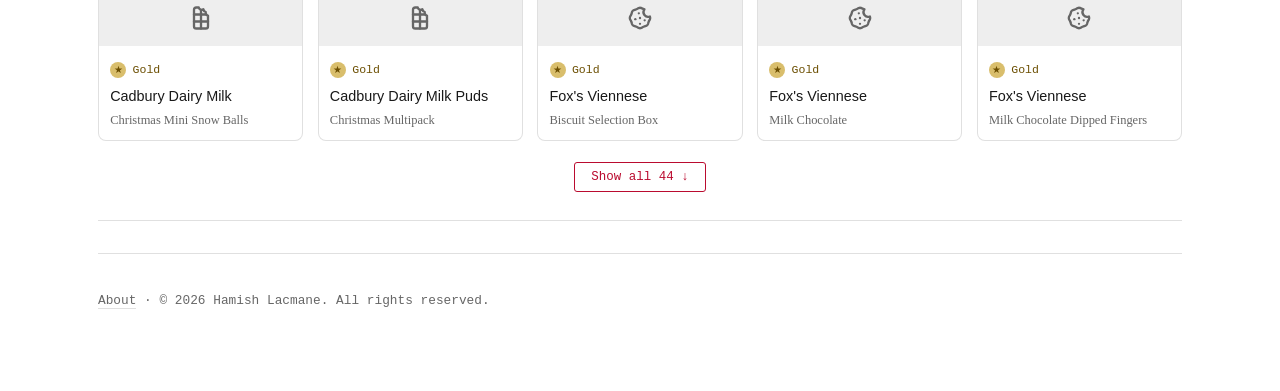
<file: snacks/index.html>
<!doctype html>
<html lang="en">
<head>
<meta charset="utf-8">
<meta name="viewport" content="width=device-width, initial-scale=1">
<title>Snacks — Hamilin Guide</title>
<meta name="description" content="Hamilin's personal guide to snacks: crisps, chocolate, biscuits and more, rated and sorted.">
<link rel="canonical" href="https://hamilinguide.com/snacks/">
<meta property="og:type" content="website">
<meta property="og:site_name" content="Hamilin Guide">
<meta property="og:title" content="Snacks — Hamilin Guide">
<meta property="og:description" content="Hamilin's personal guide to snacks: crisps, chocolate, biscuits and more, rated and sorted.">
<meta property="og:url" content="https://hamilinguide.com/snacks/">
<meta name="twitter:card" content="summary">
<meta name="twitter:title" content="Snacks — Hamilin Guide">
<meta name="twitter:description" content="Hamilin's personal guide to snacks: crisps, chocolate, biscuits and more, rated and sorted.">
<link rel="icon" href="data:image/svg+xml,<svg xmlns=%22http://www.w3.org/2000/svg%22 viewBox=%220 0 100 100%22><text y=%22.9em%22 font-size=%2290%22>%F0%9F%93%95</text></svg>">
<link rel="stylesheet" href="../styles.css">
</head>
<body>
<div class="page">

  <h1 class="sr-only">Hamilin Guide — snacks</h1>

  <header class="topbar">
    <div class="topbar-brand">
      <div class="wordmark display"><a href="/">Hamilin <span class="accent">Guide</span></a></div>
      <nav class="crumbs">
        <a class="hub-link" href="https://hamilin.com">Hub</a>
      </nav>
    </div>
    <div class="nav-pills">
      <a class="nav-pill" href="/">Restaurants</a>
      <span class="nav-pill active">Snacks</span>
      <span class="nav-pill soon">Hotels · coming soon</span>
      <span class="nav-pill soon">Travel guides · coming soon</span>
      <a class="nav-star-link" href="https://hamilinstar.com/snacks.html" target="_blank" rel="noopener">See every snack rating on Hamilin Star ↗</a>
    </div>
  </header>

  <section class="guide-intro">
    <p><!-- TODO(Hamish): intro for the snacks guide --> placeholder text</p>
  </section>

  <section class="guide-filters" aria-label="Filter snacks">
    <div class="msel" id="msel-type">
      <button type="button" class="msel-btn mono" aria-haspopup="true" aria-expanded="false"><span class="msel-btn-label">All types</span><span class="msel-btn-arrow"></span></button>
      <div class="msel-panel" hidden>
        <input type="text" class="msel-search mono" placeholder="Search…" aria-label="Search types">
        <div class="msel-options"></div>
      </div>
    </div>
    <div class="msel" id="msel-country">
      <button type="button" class="msel-btn mono" aria-haspopup="true" aria-expanded="false"><span class="msel-btn-label">All countries</span><span class="msel-btn-arrow"></span></button>
      <div class="msel-panel" hidden>
        <input type="text" class="msel-search mono" placeholder="Search…" aria-label="Search countries">
        <div class="msel-options"></div>
      </div>
    </div>
    <div class="msel" id="msel-dietary">
      <button type="button" class="msel-btn mono" aria-haspopup="true" aria-expanded="false"><span class="msel-btn-label">Any dietary</span><span class="msel-btn-arrow"></span></button>
      <div class="msel-panel" hidden>
        <input type="text" class="msel-search mono" placeholder="Search…" aria-label="Search dietary tags">
        <div class="msel-options"></div>
      </div>
    </div>
    <div class="msel" id="msel-shop">
      <button type="button" class="msel-btn mono" aria-haspopup="true" aria-expanded="false"><span class="msel-btn-label">Any shop</span><span class="msel-btn-arrow"></span></button>
      <div class="msel-panel" hidden>
        <input type="text" class="msel-search mono" placeholder="Search…" aria-label="Search shops">
        <div class="msel-options"></div>
      </div>
    </div>
  </section>

  <section class="guide-section">
    <h2>Top Picks <span style="color: var(--ink-muted); font-size: 0.9rem;">(Recommended)</span></h2>
    <p class="section-desc"><!-- TODO(Hamish): description for Top Picks (snacks) --> placeholder text</p>
    <div class="card-grid" id="section-top_picks"></div>
  </section>

  <section class="guide-section">
    <h2>Worth a Try</h2>
    <p class="section-desc"><!-- TODO(Hamish): description for Worth a Try --> placeholder text</p>
    <div class="card-grid" id="section-worth_a_try"></div>
  </section>

  <section class="guide-section">
    <h2>Gone But Not Forgotten <span style="color: var(--ink-muted); font-size: 0.9rem;">(Discontinued)</span></h2>
    <p class="section-desc">Legends that deserve their roses.</p>
    <div class="card-grid" id="section-gone_but_not_forgotten"></div>
  </section>

  <section class="guide-section">
    <h2>Amazing Value</h2>
    <p class="section-desc">Amazing value for money.</p>
    <div class="card-grid" id="section-amazing_value"></div>
  </section>

  <section class="guide-section">
    <h2>All</h2>
    <p class="section-desc"><!-- TODO(Hamish): description for All (snacks) --> placeholder text</p>
    <div class="card-grid" id="section-all"></div>
  </section>

  <footer>
    <p class="mono"><a href="/about/">About</a> · © 2026 Hamish Lacmane. All rights reserved.</p>
  </footer>

</div>

<div class="guide-modal-backdrop" id="modal-backdrop">
  <div class="guide-modal" role="dialog" aria-modal="true" aria-labelledby="modal-name">
    <div class="guide-modal-photo" id="modal-photo">no photo yet</div>
    <div class="guide-modal-body">
      <button type="button" class="guide-modal-close" id="modal-close" aria-label="Close">✕</button>
      <p class="guide-modal-name" id="modal-name"></p>
      <p class="guide-modal-loc" id="modal-loc"></p>
      <p class="guide-modal-status" id="modal-status" hidden></p>
      <div class="guide-modal-categories" id="modal-category" hidden></div>
      <div class="guide-modal-comment" id="modal-comment"></div>
      <div class="dish-list" id="modal-tier"></div>
      <dl class="snack-details" id="modal-details"></dl>
      <div class="guide-modal-tags" id="modal-tags"></div>
      <p class="snack-diet-note mono" id="modal-diet-note" hidden>Dietary tags are as labelled on the pack when tried. Recipes change and differ by country, so check the pack and don't rely on this for allergies.</p>
      <a class="guide-modal-maps" id="modal-star-link" href="#" target="_blank" rel="noopener" style="display: block; margin-top: 0.35rem;">See this snack on Hamilin Star ↗</a>
    </div>
  </div>
</div>

<script>
(async function () {
  const SECTIONS = [
    { key: 'top_picks', el: 'section-top_picks' },
    { key: 'worth_a_try', el: 'section-worth_a_try' },
    { key: 'gone_but_not_forgotten', el: 'section-gone_but_not_forgotten' },
    { key: 'amazing_value', el: 'section-amazing_value' }
  ];
  const TIER_ORDER = ['Gold', 'Silver', 'Bronze', 'No Star'];
  const TIER_STYLE = {
    'Gold': { dot: 'var(--gold-bg)', dotInk: 'var(--gold-ink)', tint: 'var(--gold-tint)', ink: 'var(--gold-ink)' },
    'Silver': { dot: 'var(--silver-bg)', dotInk: 'var(--silver-ink)', tint: 'var(--silver-tint)', ink: 'var(--silver-ink)' },
    'Bronze': { dot: 'var(--bronze-bg)', dotInk: 'var(--bronze-ink)', tint: 'var(--bronze-tint)', ink: 'var(--bronze-ink)' },
    'No Star': { dot: 'var(--nostar-bg)', dotInk: 'var(--nostar-ink)', tint: 'var(--nostar-tint)', ink: 'var(--nostar-ink)' }
  };
  const CATEGORY_LABEL = {
    top_picks: 'Top Picks',
    worth_a_try: 'Worth a Try',
    gelato_guru: "The Gelato Guru's Faves",
    gone_but_not_forgotten: 'Gone But Not Forgotten',
    amazing_value: 'Amazing Value',
    overrated: 'Overrated'
  };
  const CURRENCY = { GBP: '£', EUR: '€', USD: '$', JPY: '¥' };

  // Icon per snack Type (Tabler Icons v3.44.0, MIT, outline set, inlined like the restaurant icons).
  // Chocolate/Sweets/Biscuits/Crisps picked by Hamish 2026-11-21; Bars and Nuts are still first-pass placeholders.
  const TYPE_ICON = {
    'Chocolate': 'chocolate',
    'Sweets and candy': 'candy',
    'Crisps and savoury': 'paper-bag', // stopgap: Tabler has no crisps icon; todo to find a better one
    'Biscuits': 'cookie',
    'Bars': 'bread',
    'Nuts and popcorn': 'nut'
  };
  const ICON_PATHS = {
    'chocolate': ["M12 21v-16", "M6 15h12", "M6 9h10.5", "M10.05 3a2.5 2.5 0 0 0 3.987 1.47a3 3 0 0 0 2.047 2.387a2.504 2.504 0 0 0 1.916 3.093v9.05a2 2 0 0 1 -2 2h-8a2 2 0 0 1 -2 -2v-14a2 2 0 0 1 2 -2h2.05"],
    'paper-bag': ["M8 3h8a2 2 0 0 1 2 2v1.82a5 5 0 0 0 .528 2.236l.944 1.888a5 5 0 0 1 .528 2.236v5.82a2 2 0 0 1 -2 2h-12a2 2 0 0 1 -2 -2v-5.82a5 5 0 0 1 .528 -2.236l1.472 -2.944v-3a2 2 0 0 1 2 -2", "M12 15a2 2 0 1 0 4 0a2 2 0 1 0 -4 0", "M6 21a2 2 0 0 0 2 -2v-5.82a5 5 0 0 0 -.528 -2.236l-1.472 -2.944", "M11 7h2"],
    'candy': ["M7.05 11.293l4.243 -4.243a2 2 0 0 1 2.828 0l2.829 2.83a2 2 0 0 1 0 2.828l-4.243 4.243a2 2 0 0 1 -2.828 0l-2.829 -2.831a2 2 0 0 1 0 -2.828", "M16.243 9.172l3.086 -.772a1.5 1.5 0 0 0 .697 -2.516l-2.216 -2.217a1.5 1.5 0 0 0 -2.44 .47l-1.248 2.913", "M9.172 16.243l-.772 3.086a1.5 1.5 0 0 1 -2.516 .697l-2.217 -2.216a1.5 1.5 0 0 1 .47 -2.44l2.913 -1.248"],
    'cookie': ["M8 13v.01", "M12 17v.01", "M12 12v.01", "M16 14v.01", "M11 8v.01", "M13.148 3.476l2.667 1.104a4 4 0 0 0 4.656 6.14l.053 .132a3 3 0 0 1 0 2.296q -.745 1.18 -1.024 1.852q -.283 .684 -.66 2.216a3 3 0 0 1 -1.624 1.623q -1.572 .394 -2.216 .661q -.712 .295 -1.852 1.024a3 3 0 0 1 -2.296 0q -1.203 -.754 -1.852 -1.024q -.707 -.292 -2.216 -.66a3 3 0 0 1 -1.623 -1.624q -.397 -1.577 -.661 -2.216q -.298 -.718 -1.024 -1.852a3 3 0 0 1 0 -2.296q .719 -1.116 1.024 -1.852q .257 -.62 .66 -2.216a3 3 0 0 1 1.624 -1.623q 1.547 -.384 2.216 -.661q .687 -.285 1.852 -1.024a3 3 0 0 1 2.296 0"],
    'bread': ["M18 4a3 3 0 0 1 2 5.235v8.765a2 2 0 0 1 -2 2h-12a2 2 0 0 1 -2 -2v-8.764a3 3 0 0 1 1.824 -5.231h12.176v-.005"],
    'nut': ["M19 6.84a2.007 2.007 0 0 1 1 1.754v6.555c0 .728 -.394 1.4 -1.03 1.753l-6 3.844a1.995 1.995 0 0 1 -1.94 0l-6 -3.844a2.006 2.006 0 0 1 -1.03 -1.752v-6.557c0 -.728 .394 -1.399 1.03 -1.753l6 -3.582a2.049 2.049 0 0 1 2 0l6 3.582h-.03", "M9 12a3 3 0 1 0 6 0a3 3 0 1 0 -6 0"]
  };

  function iconOrPlaceholder(type) {
    const paths = ICON_PATHS[TYPE_ICON[type]];
    if (!paths) return 'no photo yet';
    const pathTags = paths.map(d => `<path d="${d}" />`).join('');
    return `<svg class="rphoto-icon" viewBox="0 0 24 24" fill="none" stroke="currentColor" stroke-width="2" stroke-linecap="round" stroke-linejoin="round">${pathTags}</svg>`;
  }

  function escapeHtml(s) {
    return String(s).replace(/[&<>"']/g, c => ({ '&': '&amp;', '<': '&lt;', '>': '&gt;', '"': '&quot;', "'": '&#39;' }[c]));
  }

  function money(amount, currency) {
    if (amount === null || amount === undefined) return null;
    const n = Number(amount);
    const sym = CURRENCY[currency];
    if (currency === 'GBP' && n < 1) return `${Math.round(n * 100)}p`;
    const text = n.toFixed(currency === 'JPY' ? 0 : 2);
    return sym ? `${sym}${text}` : `${text} ${currency || ''}`.trim();
  }
  function per100(r) {
    if (r.price_per_100 === null || r.price_per_100 === undefined) return null;
    const n = Number(r.price_per_100);
    if (r.currency === 'GBP' && n < 1) return `${(n * 100).toFixed(1).replace(/\.0$/, '')}p`;
    const sym = CURRENCY[r.currency];
    return `${sym ? sym : ''}${n.toFixed(r.currency === 'JPY' ? 0 : 2)}${sym ? '' : ' ' + (r.currency || '')}`;
  }
  function snackName(r) { return `${r.brand} ${r.product}`; }
  function snackKey(r) { return [r.brand, r.product, r.flavour || '', r.country, r.edition_note || ''].join('|'); }
  function hasDietary(r, tag) {
    if ((r.dietary || []).includes(tag)) return true;
    return tag === 'Vegetarian' && (r.dietary || []).includes('Vegan'); // Vegan counts as Vegetarian
  }

  // ---- Multi-select dropdown widget (same as the restaurant page) ----
  const MULTISELECT_REGISTRY = [];
  function createMultiSelect(root, { options, allLabel, search = true, onChange }) {
    const btn = root.querySelector('.msel-btn');
    const panel = root.querySelector('.msel-panel');
    const btnLabel = root.querySelector('.msel-btn-label');
    const searchEl = root.querySelector('.msel-search');
    const optionsEl = root.querySelector('.msel-options');
    let allOptions = options; // [{value,label}]
    const selected = new Set();

    function renderOptions(filterText) {
      const q = (filterText || '').toLowerCase();
      const shown = q ? allOptions.filter(o => o.label.toLowerCase().includes(q)) : allOptions;
      optionsEl.innerHTML = shown.length ? shown.map(o => `
        <label class="msel-option">
          <input type="checkbox" value="${escapeHtml(o.value)}" ${selected.has(o.value) ? 'checked' : ''}>
          <span>${escapeHtml(o.label)}</span>
        </label>`).join('') : `<p class="msel-empty">No matches</p>`;
    }

    function updateLabel() {
      if (selected.size === 0) btnLabel.textContent = allLabel;
      else if (selected.size === 1) btnLabel.textContent = allOptions.find(o => o.value === [...selected][0])?.label || [...selected][0];
      else btnLabel.textContent = `${selected.size} selected`;
      btn.classList.toggle('msel-active', selected.size > 0);
    }

    function close() {
      panel.hidden = true;
      btn.setAttribute('aria-expanded', 'false');
    }
    function open() {
      MULTISELECT_REGISTRY.forEach(m => { if (m !== api) m.close(); });
      panel.hidden = false;
      btn.setAttribute('aria-expanded', 'true');
      if (searchEl) { searchEl.value = ''; searchEl.focus(); }
      renderOptions('');
    }

    btn.addEventListener('click', (e) => {
      e.stopPropagation();
      panel.hidden ? open() : close();
    });
    if (searchEl) searchEl.addEventListener('input', () => renderOptions(searchEl.value));
    optionsEl.addEventListener('change', (e) => {
      if (!e.target.matches('input[type="checkbox"]')) return;
      const v = e.target.value;
      if (e.target.checked) selected.add(v); else selected.delete(v);
      updateLabel();
      onChange([...selected]);
    });
    document.addEventListener('click', (e) => { if (!root.contains(e.target)) close(); });
    document.addEventListener('keydown', (e) => { if (e.key === 'Escape') close(); });

    updateLabel();
    renderOptions('');
    const api = { getSelected: () => [...selected], close };
    MULTISELECT_REGISTRY.push(api);
    return api;
  }

  let data = [];
  try {
    const res = await fetch('../data/snacks.json', { cache: 'no-store' });
    data = await res.json();
  } catch (err) {
    document.querySelectorAll('.card-grid').forEach(g => {
      g.outerHTML = `<p class="section-empty">Couldn't load snack data (${escapeHtml(err.message)}).</p>`;
    });
    return;
  }

  const els = {};
  const asOptions = values => values.map(v => ({ value: v, label: v }));
  els.type = createMultiSelect(document.getElementById('msel-type'), {
    options: asOptions([...new Set(data.map(r => r.type).filter(Boolean))].sort()),
    allLabel: 'All types', onChange: () => render()
  });
  els.country = createMultiSelect(document.getElementById('msel-country'), {
    options: asOptions([...new Set(data.map(r => r.country).filter(Boolean))].sort()),
    allLabel: 'All countries', onChange: () => render()
  });
  els.dietary = createMultiSelect(document.getElementById('msel-dietary'), {
    options: asOptions([...new Set(data.flatMap(r => r.dietary || []))].sort()),
    allLabel: 'Any dietary', onChange: () => render()
  });
  els.shop = createMultiSelect(document.getElementById('msel-shop'), {
    options: asOptions([...new Set(data.flatMap(r => r.retailers || []))].filter(s => s !== 'Most shops').sort()),
    allLabel: 'Any shop', onChange: () => render()
  });

  function matchesFilters(r) {
    const types = els.type.getSelected(), countries = els.country.getSelected();
    const dietary = els.dietary.getSelected(), shops = els.shop.getSelected();
    if (types.length && !types.includes(r.type)) return false;
    if (countries.length && !countries.includes(r.country)) return false;
    if (dietary.length && !dietary.some(t => hasDietary(r, t))) return false;
    if (shops.length && !shops.some(s => (r.retailers || []).includes(s) || (r.retailers || []).includes('Most shops'))) return false;
    return true;
  }

  const tierRank = r => { const i = TIER_ORDER.indexOf(r.tier); return i === -1 ? TIER_ORDER.length : i; };
  const bySnack = (a, b) => tierRank(a) - tierRank(b) || snackName(a).localeCompare(snackName(b)) || (a.flavour || '').localeCompare(b.flavour || '');

  function cardHtml(r, sectionKey) {
    const style = TIER_STYLE[r.tier];
    const badge = r.tier
      ? (r.tier === 'No Star'
        ? `<div class="star-badge"><span class="dot no-star">★</span><span class="count" style="color:var(--ink-soft);">${escapeHtml(r.tier)}</span></div>`
        : `<div class="star-badge"><span class="dot" style="background:${style.dot}; color:${style.dotInk};">★</span><span class="count" style="color:${style.dotInk};">${escapeHtml(r.tier)}</span></div>`)
      : '';
    const status = r.discontinued ? `<div class="rcard-status">Discontinued</div>` : '';
    const sub = r.flavour ? `<div class="rcard-sub">${escapeHtml(r.flavour)}</div>` : '';
    return `<button type="button" class="rcard" data-key="${escapeHtml(snackKey(r))}" data-section="${escapeHtml(sectionKey)}">
      <div class="rcard-photo">${iconOrPlaceholder(r.type)}</div>
      <div class="rcard-body">
        ${badge}
        <div class="rcard-name">${escapeHtml(snackName(r))}</div>
        ${sub}
        ${status}
      </div>
    </button>`;
  }

  const CARD_LIMIT = 5;
  const expandedSections = new Set();
  function toggleSection(key) {
    if (expandedSections.has(key)) expandedSections.delete(key);
    else expandedSections.add(key);
    render();
  }
  function renderSection(el, rows, key) {
    if (!rows.length) {
      el.innerHTML = `<p class="section-empty">Nothing here yet</p>`;
      return;
    }
    const isExpanded = expandedSections.has(key);
    const shown = isExpanded ? rows : rows.slice(0, CARD_LIMIT);
    let html = shown.map(r => cardHtml(r, key)).join('');
    if (rows.length > CARD_LIMIT) {
      const label = isExpanded ? 'Show fewer' : `Show all ${rows.length} ↓`;
      html += `<button type="button" class="section-toggle" data-section="${key}">${label}</button>`;
    }
    el.innerHTML = html;
  }

  function render() {
    for (const s of SECTIONS) {
      const rows = data.filter(r => (r.categories || []).includes(s.key) && matchesFilters(r)).sort(bySnack);
      renderSection(document.getElementById(s.el), rows, s.key);
    }
    const allRows = data.filter(r => (r.categories || []).length > 0
      && !(r.categories || []).includes('overrated')
      && matchesFilters(r)).sort(bySnack);
    renderSection(document.getElementById('section-all'), allRows, 'all');
    document.querySelectorAll('.rcard').forEach(btn => {
      btn.addEventListener('click', () => openModal(btn.dataset.key, btn.dataset.section));
    });
    document.querySelectorAll('.section-toggle').forEach(btn => {
      btn.addEventListener('click', () => toggleSection(btn.dataset.section));
    });
  }

  const modal = {
    backdrop: document.getElementById('modal-backdrop'),
    photo: document.getElementById('modal-photo'),
    name: document.getElementById('modal-name'),
    loc: document.getElementById('modal-loc'),
    status: document.getElementById('modal-status'),
    category: document.getElementById('modal-category'),
    comment: document.getElementById('modal-comment'),
    tier: document.getElementById('modal-tier'),
    details: document.getElementById('modal-details'),
    tags: document.getElementById('modal-tags'),
    dietNote: document.getElementById('modal-diet-note'),
    starLink: document.getElementById('modal-star-link')
  };

  function openModal(key, sectionKey) {
    const r = data.find(x => snackKey(x) === key);
    if (!r) return;
    modal.photo.innerHTML = iconOrPlaceholder(r.type);
    modal.name.textContent = snackName(r);
    modal.loc.textContent = [r.flavour, r.country ? `${r.country} version` : '', r.type].filter(Boolean).join(' · ');
    if (r.discontinued) {
      modal.status.textContent = r.date_discontinued ? `Discontinued (${r.date_discontinued})` : 'Discontinued';
      modal.status.hidden = false;
    } else {
      modal.status.hidden = true;
    }
    const cats = (r.categories || []).filter(c => CATEGORY_LABEL[c]);
    const ordered = (sectionKey && cats.includes(sectionKey))
      ? [sectionKey, ...cats.filter(c => c !== sectionKey)]
      : cats;
    if (ordered.length) {
      modal.category.innerHTML = ordered.map(c =>
        `<span class="guide-modal-category cat-${c}">${escapeHtml(CATEGORY_LABEL[c])}</span>`
      ).join('');
      modal.category.hidden = false;
    } else {
      modal.category.hidden = true;
    }
    // Hamish's own words only: placeholder until he writes a comment.
    modal.comment.innerHTML = r.comment
      ? `<p>${escapeHtml(r.comment)}</p>`
      : '<p><!-- TODO(Hamish): your comment about this snack --> placeholder text</p>';
    if (r.tier === 'No Star') {
      modal.tier.innerHTML = `<div class="dish-row no-star">${escapeHtml(r.tier)}</div>`;
    } else if (r.tier) {
      const st = TIER_STYLE[r.tier];
      modal.tier.innerHTML = `<div class="dish-row" style="background:${st.tint}; color:${st.ink};">${escapeHtml(r.tier)}</div>`;
    } else {
      modal.tier.innerHTML = '';
    }
    const size = r.size_amount === null || r.size_amount === undefined ? null
      : `${Number(r.size_amount)}${r.size_unit}${r.pack_note ? ` (${r.pack_note})` : ''}`;
    const rows = [
      ['Size', size],
      ['Price', money(r.price, r.currency)],
      [r.size_unit === 'ml' ? 'Per 100ml' : 'Per 100g', per100(r)],
      ['Where to buy', (r.retailers || []).length ? r.retailers.join(', ') : null],
      ['Edition', r.special_edition ? (r.edition_note || 'Special edition') : null]
    ].filter(x => x[1]);
    modal.details.innerHTML = rows.map(x => `<div><dt>${escapeHtml(x[0])}</dt><dd>${escapeHtml(x[1])}</dd></div>`).join('');
    modal.tags.innerHTML = (r.dietary || []).map(t => `<span>${escapeHtml(t)}</span>`).join('');
    modal.dietNote.hidden = !(r.dietary || []).length;
    modal.starLink.href = 'https://hamilinstar.com/snacks.html?q=' + encodeURIComponent([r.brand, r.product, r.flavour].filter(Boolean).join(' '));
    modal.backdrop.classList.add('open');
  }

  function closeModal() { modal.backdrop.classList.remove('open'); }
  document.getElementById('modal-close').addEventListener('click', closeModal);
  modal.backdrop.addEventListener('click', e => { if (e.target === modal.backdrop) closeModal(); });
  document.addEventListener('keydown', e => { if (e.key === 'Escape') closeModal(); });

  render();
})();
</script>

</body>
</html>
</file>
<file: styles.css>
/* ============================================================
   Hamilin Guide — fixed Michelin-parody palette.
   Unlike Hub, Guide does not switch palettes: it deliberately
   wears Michelin's own white/black/red on purpose. See README.
   ============================================================ */

:root {
  --paper: #FFFFFF;
  --paper-raised: #FAFAFA;
  --paper-sunken: #EEEEEE;
  --ink: #191919;
  --ink-soft: #666666;
  --ink-muted: #ADADAD;
  --hairline: rgba(0,0,0,0.12);
  --accent: #BA0B2F;
  --gold-bg: #D9BE6C;
  --gold-tint: #F0DA9A;
  --gold-ink: #6B4E00;
  --silver-bg: #C2C2C2;
  --silver-tint: #DCDCDC;
  --silver-ink: #45484B;
  --bronze-bg: #B25E2F;
  --bronze-tint: #E3B48C;
  --bronze-ink: #6B3612;
  --nostar-bg: #D69A9A;
  --nostar-tint: #E7B8B8;
  --nostar-ink: #7A1F1F;
  --cat-top_picks: #BA0B2F;
  --cat-worth_a_try: #7A4FA3; /* purple, chosen by Hamish 'for now' 2026-11-19 (silver was the alternative) */
  --cat-gelato_guru: #03cafc; /* trying another cyan 2026-08-19, exploratory per Hamish — was #3B6EA5, then #00e5ff */
  --cat-gone_but_not_forgotten: #9B9B93;
  --cat-desserts: #C2708A; /* dusty rose, first pass — not yet confirmed with Hamish */
  --cat-amazing_value: #3F7D4B; /* green, requested 2026-08-18 */
  /* Overrated deliberately has no colour token — its badge uses the
     transparent/hairline/ink-soft no-star treatment instead, see below. */
}

* { box-sizing: border-box; }
html, body { margin: 0; }

body {
  background: var(--paper);
  color: var(--ink);
  font-family: Georgia, "Iowan Old Style", "Times New Roman", serif;
  line-height: 1.6;
}

.display {
  font-family: "Bahnschrift", "DIN Alternate", "Arial Narrow", sans-serif;
  font-weight: 700;
  font-variation-settings: "wght" 700, "wdth" 85;
  letter-spacing: 0.01em;
}
.mono {
  font-family: Consolas, "Cascadia Code", "SF Mono", ui-monospace, monospace;
  font-variant-numeric: tabular-nums;
}

.page { max-width: 1180px; margin: 0 auto; padding: 0 clamp(1.25rem, 4vw, 3rem) 4rem; }

/* ---------- header ---------- */
.topbar {
  display: flex;
  align-items: center;
  justify-content: space-between;
  gap: 1rem;
  padding: 1.75rem 0 1.5rem;
  border-bottom: 1px solid var(--hairline);
  flex-wrap: wrap;
}
.topbar-brand { display: flex; align-items: baseline; gap: 0.9rem; }
.wordmark {
  font-size: 1.15rem;
  letter-spacing: 0.06em;
  text-transform: uppercase;
  font-weight: 400;
  font-variation-settings: "wght" 400, "wdth" 85;
}
.wordmark a { color: inherit; text-decoration: none; }
.wordmark .accent { color: var(--accent); }

nav.crumbs {
  display: flex;
  gap: 1rem;
  font-family: Consolas, ui-monospace, monospace;
  font-size: 0.75rem;
}
nav.crumbs a { color: var(--ink-soft); text-decoration: none; }
nav.crumbs a:hover, nav.crumbs a:focus-visible { color: var(--accent); }
nav.crumbs .hub-link::before { content: "← "; }

footer {
  margin-top: 2rem;
  padding-top: 1.5rem;
  border-top: 1px solid var(--hairline);
  font-size: 0.8rem;
  color: var(--ink-soft);
}
footer a { color: var(--ink-soft); text-decoration: none; border-bottom: 1px solid var(--hairline); }
footer a:hover, footer a:focus-visible { color: var(--ink); border-color: var(--ink); }

/* ---------- restaurant guide nav pills ---------- */
.nav-pills { display: flex; gap: 0.5rem; align-items: center; flex-wrap: wrap; }
.nav-pill {
  font-family: Consolas, monospace;
  font-size: 0.78rem;
  border: 1px solid var(--hairline);
  border-radius: 3px;
  padding: 0.3rem 0.7rem;
  color: var(--ink);
  text-decoration: none;
}
.nav-pill.active { background: var(--accent); border-color: var(--accent); color: var(--paper); }
.nav-pill.soon { color: var(--ink-muted); border-color: var(--hairline); cursor: default; }
.nav-star-link {
  font-family: Consolas, monospace;
  font-size: 0.75rem;
  color: var(--accent);
  text-decoration: none;
  border-left: 1px solid var(--hairline);
  padding-left: 0.75rem;
}
.nav-star-link:hover, .nav-star-link:focus-visible { text-decoration: underline; }

/* "Buy me a gelato" support link — same accent/monospace/arrow treatment
   as .nav-star-link (the site's established "outbound action" pattern),
   just without the border-left divider since it isn't sitting next to
   the nav-pills. Used on the About page and next to the Gelato Guru's
   Faves heading (added 2026-08-19, Hamish's placement choice). */
.support-link {
  font-family: Consolas, monospace;
  font-size: 0.75rem;
  color: var(--accent);
  text-decoration: none;
}
.support-link:hover, .support-link:focus-visible { text-decoration: underline; }
.guide-section h2 .support-link { margin-left: 0.6rem; vertical-align: middle; }

/* ---------- intro text box ---------- */
.guide-intro {
  padding: 1.1rem 0;
  border-bottom: 1px solid var(--hairline);
  font-size: 0.95rem;
  color: var(--ink);
}
.guide-intro p { margin: 0 0 0.6rem; }
.guide-intro p:last-child { margin-bottom: 0; }
.guide-intro a { color: var(--accent); text-decoration: none; }
.guide-intro a:hover, .guide-intro a:focus-visible { text-decoration: underline; }

/* ---------- filter bar ---------- */
.guide-filters {
  display: flex;
  flex-wrap: wrap;
  gap: 0.75rem;
  align-items: flex-start;
  padding: 1rem 0;
  border-bottom: 1px solid var(--hairline);
}
.guide-filters select {
  font-family: Consolas, monospace;
  font-size: 0.8rem;
  padding: 0.5rem 0.65rem;
  border: 1px solid var(--hairline);
  border-radius: 3px;
  background: var(--paper);
  color: var(--ink);
}
.min-stars-toggle {
  display: flex;
  align-items: center;
  gap: 0.5rem;
  font-family: Consolas, monospace;
  font-size: 0.8rem;
  padding: 0.5rem 0.65rem;
  border: 1px solid var(--accent);
  border-radius: 3px;
  color: var(--accent);
  background: var(--paper);
  cursor: pointer;
}
.min-stars-panel {
  display: none;
  flex-basis: 100%;
  gap: 0.75rem;
  background: var(--paper-sunken);
  padding: 0.75rem 0.9rem;
  border-radius: 4px;
  flex-wrap: wrap;
}
.min-stars-panel.open { display: flex; }
.min-stars-field { display: flex; flex-direction: column; gap: 0.2rem; }
.min-stars-field label { font-family: Consolas, monospace; font-size: 0.68rem; color: var(--ink-soft); }
.min-stars-field input {
  width: 4.5rem;
  font-family: Consolas, monospace;
  font-size: 0.8rem;
  padding: 0.25rem 0.4rem;
  border: 1px solid var(--hairline);
  border-radius: 3px;
}

/* ---- multi-select dropdown (Country/City/Cuisine — added 2026-08-30,
   same widget as HamilinStar). Search box + checkbox list in a floating
   panel, same visual language as this bar's own <select>s used to have. */
.msel { position: relative; flex: 0 1 auto; }
.msel-btn {
  display: flex;
  align-items: center;
  gap: 0.5rem;
  font-family: Consolas, monospace;
  font-size: 0.8rem;
  color: var(--ink);
  background: var(--paper);
  border: 1px solid var(--hairline);
  border-radius: 3px;
  padding: 0.5rem 0.65rem;
  cursor: pointer;
  max-width: 14rem;
}
.msel-btn-label { min-width: 0; overflow: hidden; text-overflow: ellipsis; white-space: nowrap; }
/* Plain outlined chevron (not a solid triangle) — closer to a native
   <select> arrow's look than a filled glyph (2026-08-30). */
.msel-btn-arrow {
  flex-shrink: 0;
  width: 10px;
  height: 6px;
  background-image: url("data:image/svg+xml,%3Csvg xmlns='http://www.w3.org/2000/svg' width='10' height='6' viewBox='0 0 10 6'%3E%3Cpath d='M1 1L5 5L9 1' stroke='%23666666' stroke-width='1.4' fill='none' stroke-linecap='round' stroke-linejoin='round'/%3E%3C/svg%3E");
  background-repeat: no-repeat;
  background-size: 10px 6px;
}
.msel-btn.msel-active { border-color: var(--accent); color: var(--accent); font-weight: 600; }
/* Min stars is always accent-red bordered (not just when active, unlike
   the other msel buttons) — its arrow should match that red rather than
   sit grey against a red box (2026-08-30). Same chevron shape/size, just
   baked with --accent's hex instead of --ink-soft's, since a background-
   image SVG can't reference a CSS variable directly. */
.min-stars-toggle .msel-btn-arrow {
  background-image: url("data:image/svg+xml,%3Csvg xmlns='http://www.w3.org/2000/svg' width='10' height='6' viewBox='0 0 10 6'%3E%3Cpath d='M1 1L5 5L9 1' stroke='%23BA0B2F' stroke-width='1.4' fill='none' stroke-linecap='round' stroke-linejoin='round'/%3E%3C/svg%3E");
}
.msel-panel {
  position: absolute;
  top: calc(100% + 0.3rem);
  left: 0;
  z-index: 20;
  min-width: 14rem;
  max-width: 20rem;
  background: var(--paper);
  border: 1px solid var(--hairline);
  border-radius: 4px;
  box-shadow: 0 6px 18px rgba(0, 0, 0, 0.12);
  padding: 0.5rem;
}
.msel-search {
  width: 100%;
  box-sizing: border-box;
  font-family: Consolas, monospace;
  font-size: 0.78rem;
  padding: 0.4rem 0.55rem;
  border: 1px solid var(--hairline);
  border-radius: 3px;
  margin-bottom: 0.4rem;
}
.msel-options { max-height: 14rem; overflow-y: auto; display: flex; flex-direction: column; }
.msel-option {
  display: flex;
  align-items: center;
  gap: 0.5rem;
  font-size: 0.82rem;
  padding: 0.3rem 0.3rem;
  border-radius: 3px;
  cursor: pointer;
}
.msel-option:hover { background: var(--paper-sunken); }
.msel-option input { margin: 0; flex-shrink: 0; }
.msel-empty { font-size: 0.78rem; color: var(--ink-soft); margin: 0.3rem; }

/* ---------- guide sections ---------- */
.guide-section { padding: 1.75rem 0; border-bottom: 1px solid var(--hairline); }
.guide-section:last-child { border-bottom: none; }
.guide-section h2 {
  font-family: "Bahnschrift", sans-serif;
  font-variation-settings: "wght" 600, "wdth" 90;
  font-size: 1.3rem;
  margin: 0 0 0.15rem;
}
.guide-section .section-desc { font-size: 0.85rem; color: var(--ink-soft); margin: 0 0 1rem; }
.upcoming-list { margin: 0; padding-left: 1.25rem; }
.upcoming-list li { margin-bottom: 0.4rem; }
.upcoming-list li:last-child { margin-bottom: 0; }

.guide-section h3 {
  font-family: "Bahnschrift", sans-serif;
  font-variation-settings: "wght" 600, "wdth" 90;
  font-size: 1.05rem;
  margin: 1.5rem 0 0.5rem;
}
.guide-section h3:first-child { margin-top: 0; }
.eat-lists {
  display: grid;
  grid-template-columns: repeat(auto-fit, minmax(200px, 1fr));
  gap: 1.25rem;
  margin: 1rem 0 1.5rem;
}
.eat-list h4 {
  font-family: Consolas, monospace;
  font-size: 0.78rem;
  letter-spacing: 0.03em;
  text-transform: uppercase;
  color: var(--ink-soft);
  margin: 0 0 0.5rem;
}
.eat-list ul, .eat-list ol {
  margin: 0;
  padding-left: 1.15rem;
  font-size: 0.88rem;
}
.eat-list li { margin-bottom: 0.5rem; }
.eat-list li:last-child { margin-bottom: 0; }

.category-defs { display: flex; flex-direction: column; gap: 0.85rem; }
.category-def { font-size: 0.9rem; }
.category-def .guide-modal-category { width: 11.5rem; text-align: center; margin-bottom: 0; }
.guide-section .section-empty {
  font-family: Consolas, monospace;
  font-size: 0.8rem;
  color: var(--ink-muted);
  border: 1px dashed var(--hairline);
  border-radius: 6px;
  padding: 1rem;
  text-align: center;
}

/* ---------- restaurant card grid ---------- */
.card-grid {
  display: grid;
  grid-template-columns: repeat(auto-fill, minmax(190px, 1fr));
  gap: 0.9rem;
}
.rcard {
  display: flex;
  flex-direction: column;
  align-items: stretch;
  border: 1px solid var(--hairline);
  border-radius: 8px;
  overflow: hidden;
  background: var(--paper);
  text-align: left;
  cursor: pointer;
  font: inherit;
  color: inherit;
  padding: 0;
}
.rcard:hover, .rcard:focus-visible { border-color: var(--ink); }
.section-toggle {
  grid-column: 1 / -1;
  justify-self: center;
  margin-top: 0.4rem;
  font-family: Consolas, monospace;
  font-size: 0.78rem;
  padding: 0.45rem 1rem;
  border: 1px solid var(--accent);
  border-radius: 3px;
  color: var(--accent);
  background: var(--paper);
  cursor: pointer;
}
.section-toggle:hover, .section-toggle:focus-visible { background: var(--accent); color: var(--paper); }
.rcard-photo {
  height: 56px;
  background: var(--paper-sunken);
  display: flex;
  align-items: center;
  justify-content: center;
  color: var(--ink-muted);
  font-family: Consolas, monospace;
  font-size: 0.7rem;
}
.rcard-photo .rphoto-icon { width: 28px; height: 28px; color: var(--ink-soft); }
.rcard-body { padding: 0.6rem 0.7rem; }
.star-badge { display: inline-flex; align-items: center; gap: 0.4rem; margin-bottom: 0.35rem; }
.star-badge .dot {
  width: 16px;
  height: 16px;
  border-radius: 50%;
  display: inline-flex;
  align-items: center;
  justify-content: center;
  font-size: 0.6rem;
  line-height: 1;
}
.star-badge .dot.no-star { background: transparent; border: 1px solid var(--hairline); color: var(--ink-soft); }
.star-badge .count { font-family: Consolas, monospace; font-size: 0.72rem; }
.rcard-name { font-family: "Bahnschrift", sans-serif; font-variation-settings: "wght" 600, "wdth" 90; font-size: 0.9rem; }
.rcard-status { font-family: Consolas, monospace; font-size: 0.68rem; color: var(--accent); margin-top: 0.2rem; }

/* ---------- modal ---------- */
.guide-modal-backdrop {
  position: fixed;
  inset: 0;
  background: rgba(0,0,0,0.5);
  display: none;
  align-items: center;
  justify-content: center;
  padding: 1.5rem;
  z-index: 10;
}
.guide-modal-backdrop.open { display: flex; }
.guide-modal {
  background: var(--paper);
  border-radius: 10px;
  max-width: 380px;
  width: 100%;
  max-height: 88vh;
  overflow-y: auto;
}
.guide-modal-photo {
  height: 90px;
  background: var(--paper-sunken);
  display: flex;
  align-items: center;
  justify-content: center;
  color: var(--ink-muted);
  font-family: Consolas, monospace;
  font-size: 0.72rem;
}
.guide-modal-photo .rphoto-icon { width: 40px; height: 40px; color: var(--ink-soft); }
.guide-modal-body { padding: 1rem 1.15rem 1.25rem; position: relative; }
.guide-modal-close {
  position: absolute;
  top: 0.6rem;
  right: 0.7rem;
  background: none;
  border: none;
  font-size: 1.1rem;
  color: var(--ink-soft);
  cursor: pointer;
  line-height: 1;
}
.guide-modal-name { font-family: "Bahnschrift", sans-serif; font-variation-settings: "wght" 700, "wdth" 88; font-size: 1.15rem; margin: 0.3rem 0 0.1rem; }
.guide-modal-loc { font-size: 0.8rem; color: var(--ink-soft); margin-bottom: 0.15rem; }
.guide-modal-status { font-family: Consolas, monospace; font-size: 0.72rem; color: var(--accent); margin-bottom: 0.5rem; }
.guide-modal-categories { margin-bottom: 0.75rem; display: flex; flex-wrap: wrap; gap: 0.4rem; }
.guide-modal-category {
  display: inline-block;
  background: var(--ink);
  color: var(--paper);
  font-family: Consolas, monospace;
  font-size: 0.68rem;
  padding: 0.25rem 0.6rem;
  border-radius: 3px;
}
.guide-modal-category.cat-top_picks { background: var(--cat-top_picks); color: var(--paper); }
.guide-modal-category.cat-worth_a_try { background: var(--cat-worth_a_try); color: var(--paper); }
.guide-modal-category.cat-gelato_guru { background: var(--cat-gelato_guru); color: var(--paper); }
.guide-modal-category.cat-gone_but_not_forgotten { background: var(--cat-gone_but_not_forgotten); color: var(--ink); }
.guide-modal-category.cat-desserts { background: var(--cat-desserts); color: var(--paper); }
.guide-modal-category.cat-amazing_value { background: var(--cat-amazing_value); color: var(--paper); }
/* Overrated: transparent everywhere, matching the No Star dish-row
   treatment — reads as "not endorsed" rather than carrying its own
   colour identity like the other categories. Requested 2026-08-18. */
.guide-modal-category.cat-overrated { background: transparent; border: 1px solid var(--hairline); color: var(--ink-soft); }
.dish-list { display: flex; flex-direction: column; gap: 0.3rem; margin-bottom: 0.75rem; }
.dish-row { font-size: 0.8rem; padding: 0.35rem 0.6rem; border-radius: 4px; }
.dish-row.no-star { background: transparent; border: 1px solid var(--hairline); color: var(--ink-soft); }
.guide-modal-comment { font-size: 0.85rem; line-height: 1.5; margin: 0 0 0.6rem; color: var(--ink); }
.guide-modal-comment p { margin: 0 0 0.6rem; }
.guide-modal-comment p:last-child { margin-bottom: 0; }
.guide-modal-comment ul { margin: 0 0 0.6rem; padding-left: 1.2rem; }
.guide-modal-comment ul:last-child { margin-bottom: 0; }
.guide-modal-comment strong { font-weight: 700; }
.guide-modal-comment em { font-style: italic; }
.guide-modal-tags { display: flex; gap: 0.35rem; flex-wrap: wrap; margin-bottom: 0.6rem; }
.guide-modal-tags span {
  font-family: Consolas, monospace;
  font-size: 0.68rem;
  border: 1px solid var(--hairline);
  border-radius: 3px;
  padding: 0.15rem 0.45rem;
}
.guide-modal-maps { font-family: Consolas, monospace; font-size: 0.78rem; color: var(--accent); text-decoration: none; }
.guide-modal-maps:hover { text-decoration: underline; }
#modal-maps { display: inline-flex; align-items: center; gap: 0.3rem; }
#modal-maps svg { display: block; flex-shrink: 0; }

.sr-only {
  position: absolute;
  width: 1px;
  height: 1px;
  padding: 0;
  margin: -1px;
  overflow: hidden;
  clip: rect(0, 0, 0, 0);
  white-space: nowrap;
  border: 0;
}

/* ---------- Snacks page (draft 2026-11-19): reuses existing tokens, no new colours ---------- */
.rcard-sub { font-size: 0.78rem; color: var(--ink-soft); margin-top: 0.15rem; }
.snack-details { margin: 0.9rem 0 0; font-size: 0.85rem; }
.snack-details > div { display: flex; justify-content: space-between; gap: 1rem; padding: 0.3rem 0; border-bottom: 1px solid var(--hairline); }
.snack-details dt { color: var(--ink-soft); }
.snack-details dd { margin: 0; text-align: right; }
.snack-diet-note { color: var(--ink-muted); font-size: 0.7rem; margin: 0.4rem 0 0; }
</file>
